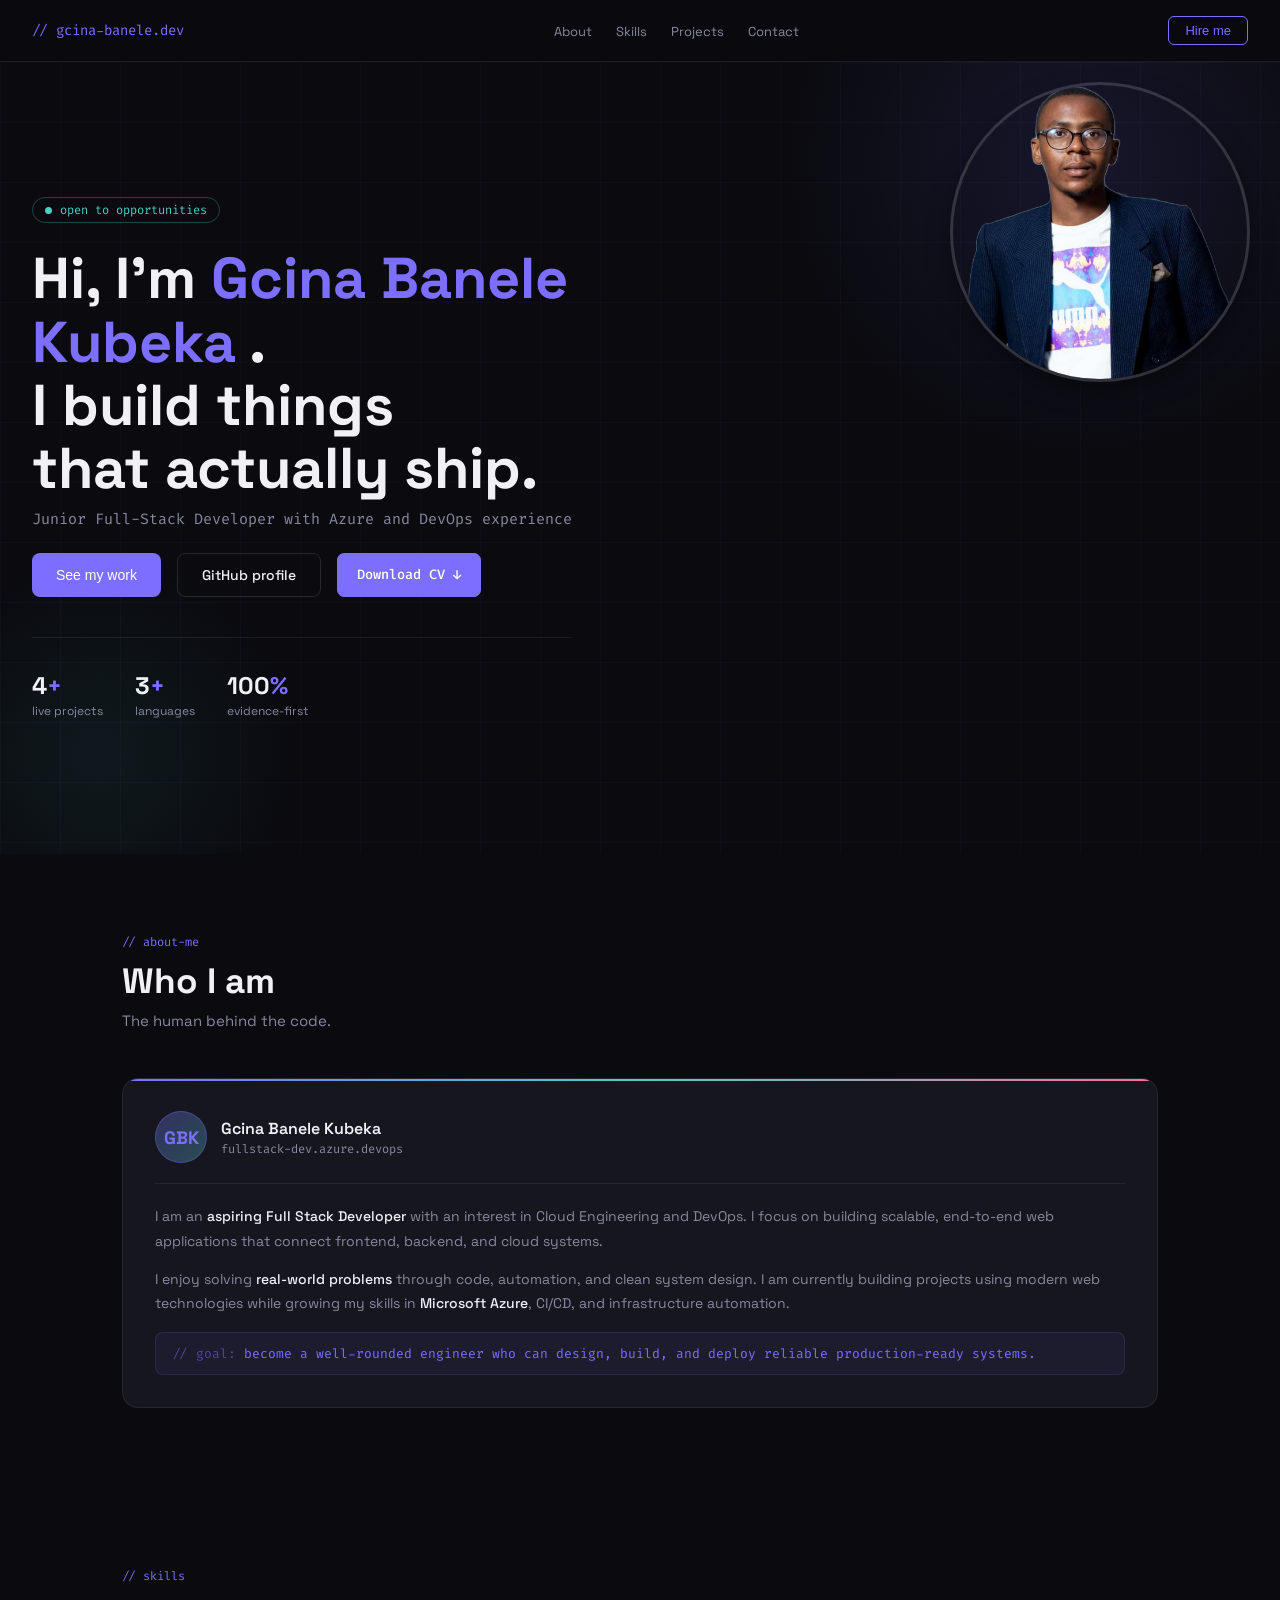
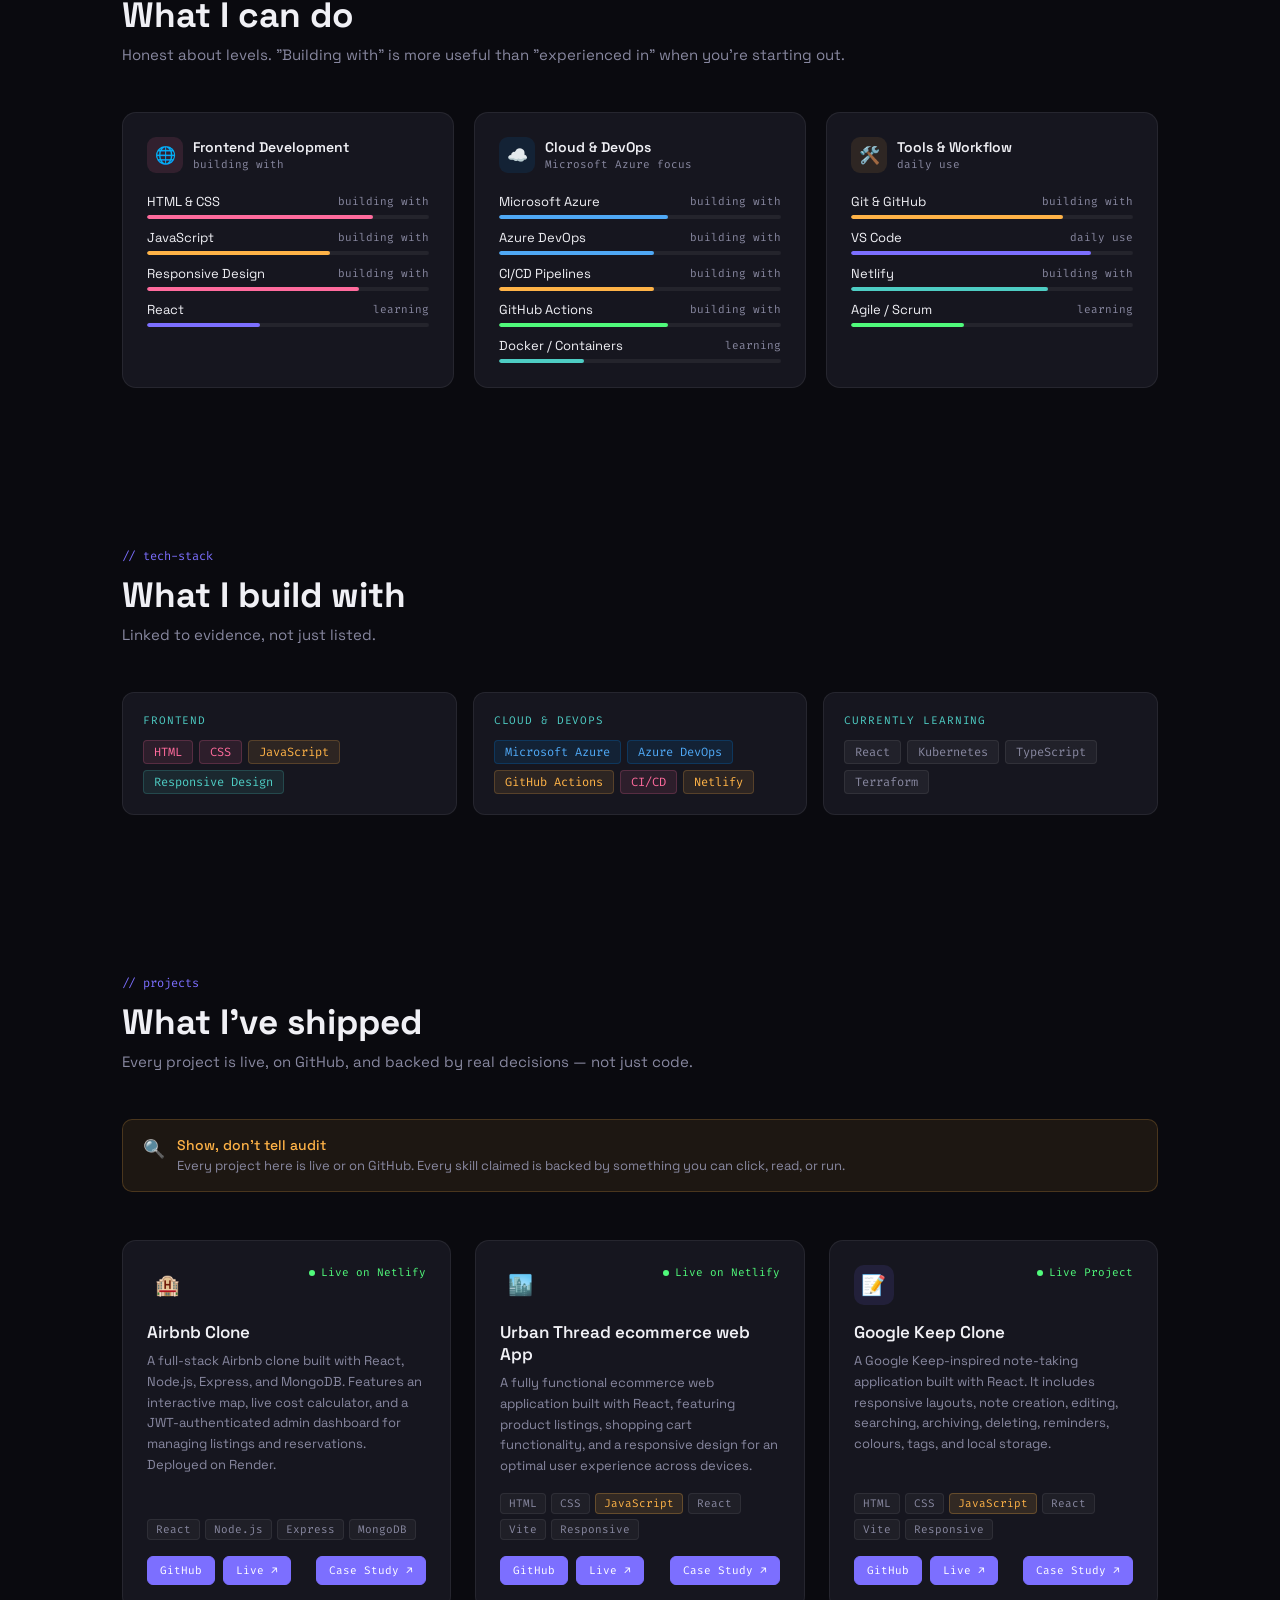
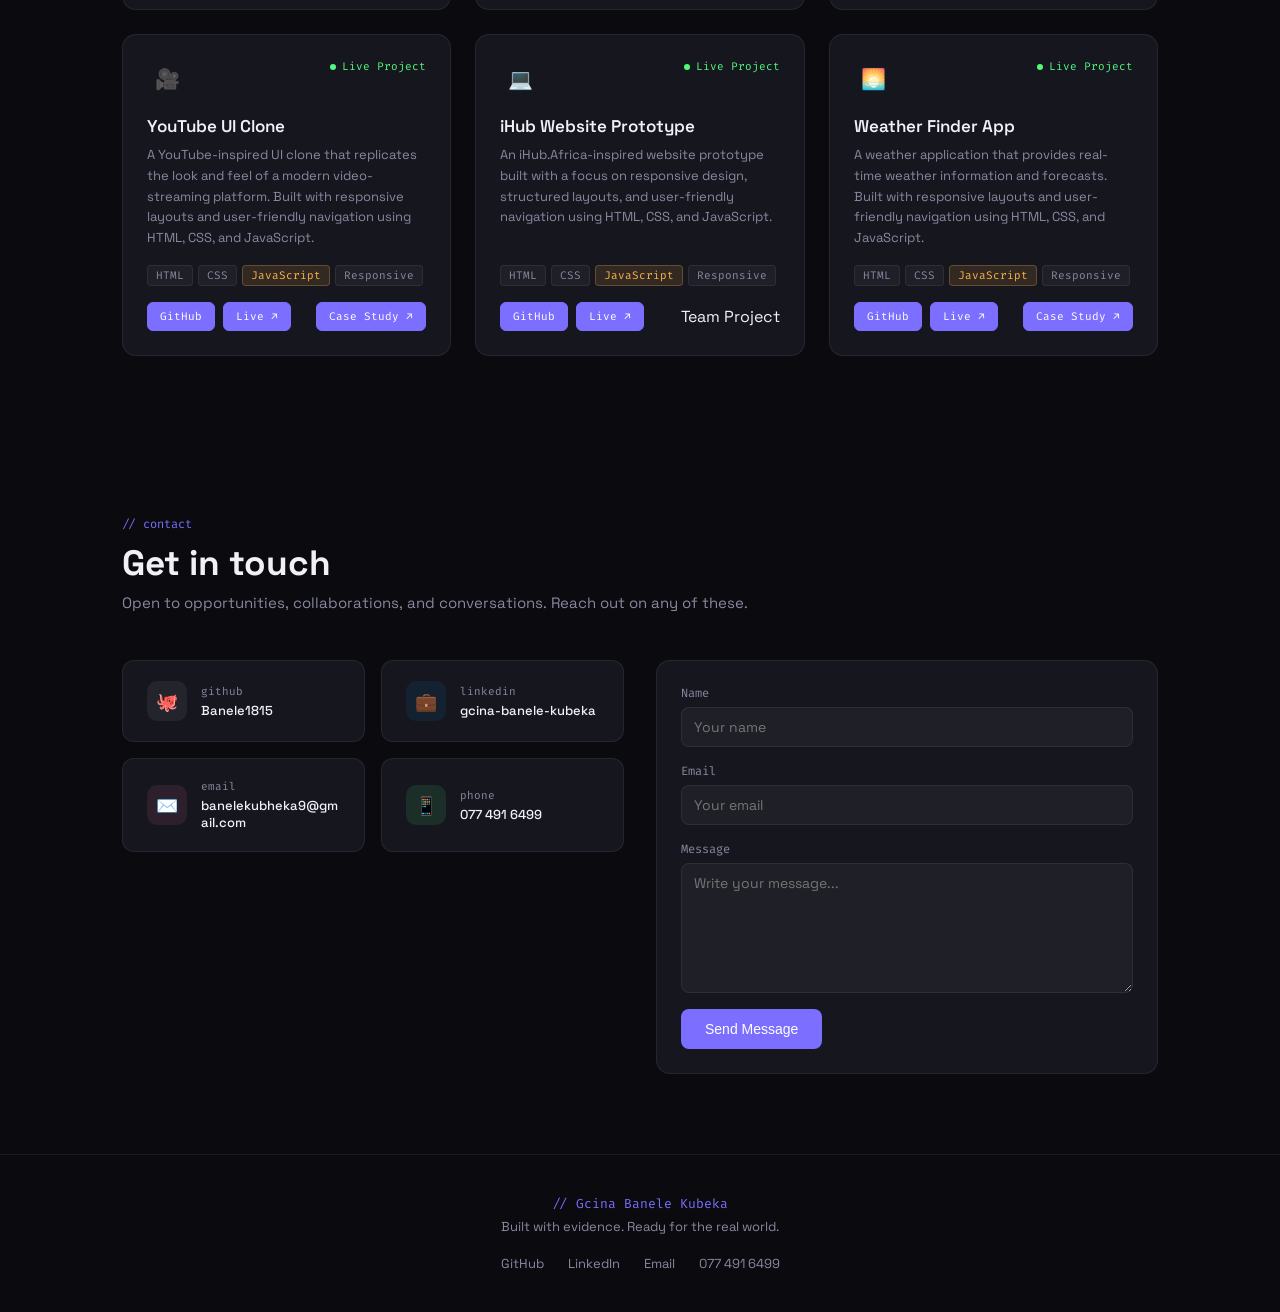
<file: index.html>
<!DOCTYPE html>
<html lang="en">
<head>
<meta charset="UTF-8">
<meta name="viewport" content="width=device-width, initial-scale=1.0">
<title>Gcina Banele Kubeka | Portfolio</title>
<link href="https://fonts.googleapis.com/css2?family=Space+Grotesk:wght@300;400;500;600;700&family=Fira+Code:wght@400;500&display=swap" rel="stylesheet">
<link rel="stylesheet" href="css/style.css">
</head>

<script src="https://cdn.emailjs.com/dist/email.min.js"></script>
<script>
  (function () {
    emailjs.init("JuEpC78YyZ6fuwxy2");
  })();
</script>
<body>

<nav>
  <span class="nav-logo">// gcina-banele.dev</span>
  
  <ul class="nav-links">
    <li><a onclick="scrollToSection('about')">About</a></li>
    <li><a onclick="scrollToSection('skills')">Skills</a></li>
    <li><a onclick="scrollToSection('projects')">Projects</a></li>
    <li><a onclick="scrollToSection('contact')">Contact</a></li>
  </ul>
  <button class="nav-cta" onclick="scrollToSection('contact')">Hire me</button>
</nav>

<!-- HERO --> 
 <div class="hero">
   <div class="hero-grid"></div>
    <div class="hero-glow"></div>
     <div class="hero-glow2"></div>
       <div class="logo">
    <img src="images/baneleprofile.png" alt="Logo">
  </div>
      <div class="hero-content">
         <div class="hero-badge">open to opportunities</div>
          <h1> Hi, I'm 
            <span class="name-accent">
               Gcina Banele<br>Kubeka
               </span>.<br>
                I build things<br>
                 that actually ship.
                 </h1>
                 
                 <div class="hero-role">
                   <span>Junior Full-Stack Developer with Azure and DevOps experience</span>
                       </div>
                       
                       <div class="hero-actions">
                         <button class="btn-primary" onclick="scrollToSection('projects')">
                           See my work
                           </button>
                           
                           <a class="btn-ghost"
                            href="https://github.com/Banele1815"
                             target="_blank">
                              GitHub profile 
                            </a>
                            <a
                              href="./images/Gcina_Banele_Kubeka_Resume-1 (1).pdf"
                              class="cv-download-btn"
                              download="Gcina_Banele_Kubeka_resume.pdf"
                              aria-label="Download Gcina Banele Kubeka's CV"
                            >
                              Download CV ↓
                            </a>
                           </div>
 <!-- PROFILE IMAGE -->
   <div class="hero-stats">
     <div class="stat-item">
       <div class="stat-num">4<span>+</span>
      </div>
   <div class="stat-label">live projects</div>
   </div>
    <div class="stat-item">
       <div class="stat-num">3<span>+</span></div>
        <div class="stat-label">languages</div>
       </div>
        <div class="stat-item">
           <div class="stat-num">100<span>%</span></div>
            <div class="stat-label">evidence-first</div>
          </div>
        </div>
      </div>
    </div>

<!-- ABOUT -->
<section id="about">
  <span class="section-tag">// about-me</span>
  <h2 class="section-title">Who I am</h2>
  <p class="section-sub">The human behind the code.</p>
  <div class="bio-section">
    <div class="bio-header">
      <div class="bio-avatar">GBK</div>
      <div>
        <div class="bio-name">Gcina Banele Kubeka</div>
        <div class="bio-title">fullstack-dev.azure.devops</div>
      </div>
    </div>
    <div class="bio-divider"></div>
    <p class="bio-para">I am an <strong>aspiring Full Stack Developer</strong> with an interest in Cloud Engineering and DevOps. I focus on building scalable, end-to-end web applications that connect frontend, backend, and cloud systems.</p>
    <p class="bio-para">I enjoy solving <strong>real-world problems</strong> through code, automation, and clean system design. I am currently building projects using modern web technologies while growing my skills in <strong>Microsoft Azure</strong>, CI/CD, and infrastructure automation.</p>
    <div class="bio-goal">become a well-rounded engineer who can design, build, and deploy reliable production-ready systems.</div>
  </div>
</section>

<!-- SKILLS -->
<section id="skills">
  <span class="section-tag">// skills</span>
  <h2 class="section-title">What I can do</h2>
  <p class="section-sub">Honest about levels. "Building with" is more useful than "experienced in" when you're starting out.</p>
  <div class="skills-grid">

    <div class="skill-group">
      <div class="skill-group-header">
        <div class="skill-group-icon icon-frontend">🌐</div>
        <div>
          <div class="skill-group-title">Frontend Development</div>
          <div class="skill-group-sub">building with</div>
        </div>
      </div>
      <ul class="skill-list">
        <li class="skill-item">
          <div class="skill-item-top"><span class="skill-name">HTML & CSS</span><span class="skill-level">building with</span></div>
          <div class="skill-bar"><div class="skill-fill fill-pink" style="width:80%"></div></div>
        </li>
        <li class="skill-item">
          <div class="skill-item-top"><span class="skill-name">JavaScript</span><span class="skill-level">building with</span></div>
          <div class="skill-bar"><div class="skill-fill fill-amber" style="width:65%"></div></div>
        </li>
        <li class="skill-item">
          <div class="skill-item-top"><span class="skill-name">Responsive Design</span><span class="skill-level">building with</span></div>
          <div class="skill-bar"><div class="skill-fill fill-pink" style="width:75%"></div></div>
        </li>
        <li class="skill-item">
          <div class="skill-item-top"><span class="skill-name">React</span><span class="skill-level">learning</span></div>
          <div class="skill-bar"><div class="skill-fill fill-purple" style="width:40%"></div></div>
        </li>
      </ul>
    </div>

    <div class="skill-group">
      <div class="skill-group-header">
        <div class="skill-group-icon icon-cloud">☁️</div>
        <div>
          <div class="skill-group-title">Cloud & DevOps</div>
          <div class="skill-group-sub">Microsoft Azure focus</div>
        </div>
      </div>
      <ul class="skill-list">
        <li class="skill-item">
          <div class="skill-item-top"><span class="skill-name">Microsoft Azure</span><span class="skill-level">building with</span></div>
          <div class="skill-bar"><div class="skill-fill fill-azure" style="width:60%"></div></div>
        </li>
        <li class="skill-item">
          <div class="skill-item-top"><span class="skill-name">Azure DevOps</span><span class="skill-level">building with</span></div>
          <div class="skill-bar"><div class="skill-fill fill-azure" style="width:55%"></div></div>
        </li>
        <li class="skill-item">
          <div class="skill-item-top"><span class="skill-name">CI/CD Pipelines</span><span class="skill-level">building with</span></div>
          <div class="skill-bar"><div class="skill-fill fill-amber" style="width:55%"></div></div>
        </li>
        <li class="skill-item">
          <div class="skill-item-top"><span class="skill-name">GitHub Actions</span><span class="skill-level">building with</span></div>
          <div class="skill-bar"><div class="skill-fill fill-green" style="width:60%"></div></div>
        </li>
        <li class="skill-item">
          <div class="skill-item-top"><span class="skill-name">Docker / Containers</span><span class="skill-level">learning</span></div>
          <div class="skill-bar"><div class="skill-fill fill-teal" style="width:30%"></div></div>
        </li>
      </ul>
    </div>

    <div class="skill-group">
      <div class="skill-group-header">
        <div class="skill-group-icon icon-tools">🛠️</div>
        <div>
          <div class="skill-group-title">Tools & Workflow</div>
          <div class="skill-group-sub">daily use</div>
        </div>
      </div>
      <ul class="skill-list">
        <li class="skill-item">
          <div class="skill-item-top"><span class="skill-name">Git & GitHub</span><span class="skill-level">building with</span></div>
          <div class="skill-bar"><div class="skill-fill fill-amber" style="width:75%"></div></div>
        </li>
        <li class="skill-item">
          <div class="skill-item-top"><span class="skill-name">VS Code</span><span class="skill-level">daily use</span></div>
          <div class="skill-bar"><div class="skill-fill fill-purple" style="width:85%"></div></div>
        </li>
        <li class="skill-item">
          <div class="skill-item-top"><span class="skill-name">Netlify</span><span class="skill-level">building with</span></div>
          <div class="skill-bar"><div class="skill-fill fill-teal" style="width:70%"></div></div>
        </li>
        <li class="skill-item">
          <div class="skill-item-top"><span class="skill-name">Agile / Scrum</span><span class="skill-level">learning</span></div>
          <div class="skill-bar"><div class="skill-fill fill-green" style="width:40%"></div></div>
        </li>
      </ul>
    </div>

  </div>
</section>

<!-- STACK -->
<section id="stack">
  <span class="section-tag">// tech-stack</span>
  <h2 class="section-title">What I build with</h2>
  <p class="section-sub">Linked to evidence, not just listed.</p>
  <div class="stack-grid">
    <div class="stack-card">
      <div class="stack-category">Frontend</div>
      <div class="stack-items">
        <span class="stack-tag tag-pink">HTML</span>
        <span class="stack-tag tag-pink">CSS</span>
        <span class="stack-tag tag-amber">JavaScript</span>
        <span class="stack-tag tag-teal">Responsive Design</span>
      </div>
    </div>

    <div class="stack-card">
      <div class="stack-category">Cloud & DevOps</div>
      <div class="stack-items">
        <span class="stack-tag tag-azure">Microsoft Azure</span>
        <span class="stack-tag tag-azure">Azure DevOps</span>
        <span class="stack-tag tag-amber">GitHub Actions</span>
        <span class="stack-tag tag-pink">CI/CD</span>
        <span class="stack-tag tag-amber">Netlify</span>
      </div>
    </div>
    <div class="stack-card">
      <div class="stack-category">Currently learning</div>
      <div class="stack-items">
        <span class="stack-tag tag-gray">React</span>
        <span class="stack-tag tag-gray">Kubernetes</span>
        <span class="stack-tag tag-gray">TypeScript</span>
        <span class="stack-tag tag-gray">Terraform</span>
      </div>
    </div>
  </div>
</section>
<!-- PROJECTS -->
<section id="projects">
  <span class="section-tag">// projects</span>
  <h2 class="section-title">What I've shipped</h2>

  <p class="section-sub">
    Every project is live, on GitHub, and backed by real decisions — not just
    code.
  </p>

  <div class="audit-banner">
    <span class="audit-icon">🔍</span>

    <div>
      <div class="audit-title">Show, don't tell audit</div>

      <div class="audit-text">
        Every project here is live or on GitHub. Every skill claimed is backed
        by something you can click, read, or run.
      </div>
    </div>
  </div>

  <div class="projects-grid">

    <!-- AIRBNB CLONE -->
    <div class="project-card card-purple">
      <div class="project-header">
        <div class="project-icon icon-airbnb">🏨</div>

        <div class="project-status">
          <span class="status-dot"></span>
          Live on Netlify
        </div>
      </div>

      <div class="project-title">
        Airbnb Clone
      </div>

      <div class="project-desc">
       A full-stack Airbnb clone built with React, Node.js, Express, and MongoDB. Features an interactive map, live cost calculator, and a JWT-authenticated admin dashboard for managing listings and reservations. Deployed on Render.
      </div>

      <div class="project-tags">
        <span class="project-tag">React</span>
        <span class="project-tag">Node.js</span>
        <span class="project-tag">Express</span>
        <span class="project-tag">MongoDB</span>
      </div>

      <div class="project-footer">
        <div class="project-links">
          <a
            href="https://github.com/Banele1815/Banele-Airbnb.git"
            class="project-link"
            target="_blank"
          >
            GitHub
          </a>

          <a
            href="https://banele-airbnb-frontend.onrender.com/"
            class="project-link"
            target="_blank"
          >
            Live ↗
          </a>
        </div>

        <a
          class="case-study-btn"
          href="case-studies/Airbnb.html"
        >
          Case Study ↗
        </a>
      </div>
    </div>

    <!-- Urban Thread -->
    <div class="project-card card-teal">
      <div class="project-header">
        <div class="project-icon icon-urban">🏙️</div>

        <div class="project-status">
          <span class="status-dot"></span>
          Live on Netlify
        </div>
      </div>

      <div class="project-title">
        Urban Thread ecommerce web App
      </div>

      <div class="project-desc">
        A fully functional ecommerce web application built with React, featuring product listings, shopping cart functionality, and a responsive design for an optimal user experience across devices.
      </div>

      <div class="project-tags">
        <span class="project-tag">HTML</span>
        <span class="project-tag">CSS</span>
        <span class="project-tag lang-js">JavaScript</span>
        <span class="project-tag">React</span>
        <span class="project-tag">Vite</span>
        <span class="project-tag">Responsive</span>
      </div>

      <div class="project-footer">
        <div class="project-links">
          <a
            href="https://github.com/Banele1815/urban-threads-store.git"
            class="project-link"
            target="_blank"
          >
            GitHub
          </a>

          <a
            href="https://urban-threads-baneles-project.netlify.app/"
            class="project-link"
            target="_blank"
          >
            Live ↗
          </a>
        </div>

        <a
          class="case-study-btn"
          href="case-studies/urban-threads.html"
        >
          Case Study ↗
        </a>
      </div>
    </div>

    <!-- GOOGLE KEEP -->
    <div class="project-card card-purple">
      <div class="project-header">
        <div class="project-icon icon-keep">📝</div>

        <div class="project-status">
          <span class="status-dot"></span>
          Live Project
        </div>
      </div>

      <div class="project-title">
        Google Keep Clone
      </div>

      <div class="project-desc">
        A Google Keep-inspired note-taking application built with React. It
        includes responsive layouts, note creation, editing, searching,
        archiving, deleting, reminders, colours, tags, and local storage.
      </div>

      <div class="project-tags">
        <span class="project-tag">HTML</span>
        <span class="project-tag">CSS</span>
        <span class="project-tag lang-js">JavaScript</span>
        <span class="project-tag">React</span>
        <span class="project-tag">Vite</span>
        <span class="project-tag">Responsive</span>
      </div>

      <div class="project-footer">
        <div class="project-links">
          <a
            href="https://github.com/Banele1815/Banele-Google-Keep.git"
            class="project-link"
            target="_blank"
          >
            GitHub
          </a>

          <a
            href="https://banele-google-keep-react.netlify.app/"
            class="project-link"
            target="_blank"
          >
            Live ↗
          </a>
        </div>

        <a
          class="case-study-btn"
          href="case-studies/google-keep.html"
        >
          Case Study ↗
        </a>
      </div>
    </div>

    <!-- YOUTUBE -->
    <div class="project-card card-red">
      <div class="project-header">
        <div class="project-icon icon-youtube">🎥</div>

        <div class="project-status">
          <span class="status-dot"></span>
          Live Project
        </div>
      </div>

      <div class="project-title">
        YouTube UI Clone
      </div>

      <div class="project-desc">
        A YouTube-inspired UI clone that replicates the look and feel of a
        modern video-streaming platform. Built with responsive layouts and
        user-friendly navigation using HTML, CSS, and JavaScript.
      </div>

      <div class="project-tags">
        <span class="project-tag">HTML</span>
        <span class="project-tag">CSS</span>
        <span class="project-tag lang-js">JavaScript</span>
        <span class="project-tag">Responsive</span>
      </div>

      <div class="project-footer">
        <div class="project-links">
          <a
            href="https://github.com/Banele1815/Banele-Youtube.git"
            class="project-link"
            target="_blank"
          >
            GitHub
          </a>

          <a
            href="https://banele-yt.netlify.app/"
            class="project-link"
            target="_blank"
          >
            Live ↗
          </a>
        </div>

        <a
          class="case-study-btn"
          href="case-studies/YouTube-clone.html"
        >
          Case Study ↗
        </a>
      </div>
    </div>

    <!-- IHUB -->
    <div class="project-card card-teal">
      <div class="project-header">
        <div class="project-icon icon-ihub">💻</div>

        <div class="project-status">
          <span class="status-dot"></span>
          Live Project
        </div>
      </div>

      <div class="project-title">
        iHub Website Prototype
      </div>

      <div class="project-desc">
        An iHub.Africa-inspired website prototype built with a focus on
        responsive design, structured layouts, and user-friendly navigation
        using HTML, CSS, and JavaScript.
      </div>

      <div class="project-tags">
        <span class="project-tag">HTML</span>
        <span class="project-tag">CSS</span>
        <span class="project-tag lang-js">JavaScript</span>
        <span class="project-tag">Responsive</span>
      </div>

      <div class="project-footer">
        <div class="project-links">
          <a
            href="https://github.com/KMukendi10/Client-Website-Prototype-iHub.git"
            class="project-link"
            target="_blank"
          >
            GitHub
          </a>

          <a
            href="https://kmukendi10.github.io/Client-Website-Prototype-iHub/"
            class="project-link"
            target="_blank"
          >
            Live ↗
          </a>
        </div>

        <span class="project-note">Team Project</span>
      </div>
    </div>
  <!-- WEATHER FINDER -->
    <div class="project-card card-red">
      <div class="project-header">
        <div class="project-icon icon-weather">🌅</div>

        <div class="project-status">
          <span class="status-dot"></span>
          Live Project
        </div>
      </div>

      <div class="project-title">
        Weather Finder App
      </div>

      <div class="project-desc">
        A weather application that provides real-time weather information and forecasts. Built with responsive layouts and user-friendly navigation using HTML, CSS, and JavaScript.
      </div>

      <div class="project-tags">
        <span class="project-tag">HTML</span>
        <span class="project-tag">CSS</span>
        <span class="project-tag lang-js">JavaScript</span>
        <span class="project-tag">Responsive</span>
      </div>

      <div class="project-footer">
        <div class="project-links">
          <a
            href="https://github.com/Banele1815/weather-finder.git"
            class="project-link"
            target="_blank"
          >
            GitHub
          </a>

          <a
            href="https://banelegcina-weather-app.netlify.app/"
            class="project-link"
            target="_blank"
          >
            Live ↗
          </a>
        </div>

        <a
          class="case-study-btn"
          href="case-studies/weather-finder.html"
        >
          Case Study ↗
        </a>
      </div>
    </div>
    </div>
</section>

<!-- CONTACT -->
<section id="contact">
  <span class="section-tag">// contact</span>
  <h2 class="section-title">Get in touch</h2>
  <p class="section-sub">Open to opportunities, collaborations, and conversations. Reach out on any of these.</p>

  <div class="contact-wrapper">

    <!--contact cards -->
    <div class="contact-grid">
      <a class="contact-card" href="https://github.com/Banele1815" target="_blank">
        <div class="contact-icon icon-github">🐙</div>
        <div>
          <div class="contact-label">github</div>
          <div class="contact-value">Banele1815</div>
        </div>
      </a>

      <a class="contact-card" href="https://www.linkedin.com/in/gcina-banele-kubeka" target="_blank">
        <div class="contact-icon icon-linkedin">💼</div>
        <div>
          <div class="contact-label">linkedin</div>
          <div class="contact-value">gcina-banele-kubeka</div>
        </div>
      </a>

      <a class="contact-card" href="mailto:banelekubheka9@gmail.com">
        <div class="contact-icon icon-email">✉️</div>
        <div>
          <div class="contact-label">email</div>
          <div class="contact-value">banelekubheka9@gmail.com</div>
        </div>
      </a>

      <a class="contact-card" href="tel:+27774916499">
        <div class="contact-icon icon-phone">📱</div>
        <div>
          <div class="contact-label">phone</div>
          <div class="contact-value">077 491 6499</div>
        </div>
      </a>
    </div>

    <!--contact form -->
    <form class="contact-form" id="contact-form">

  <div class="form-group">
    <label>Name</label>
    <input type="text" name="name" placeholder="Your name" required>
  </div>

  <div class="form-group">
    <label>Email</label>
    <input type="email" name="email" placeholder="Your email" required>
  </div>

  <div class="form-group">
    <label>Message</label>
    <textarea name="message" rows="6" placeholder="Write your message..." required></textarea>
  </div>

  <button type="submit" class="btn-primary">Send Message</button>
</form>

  </div>
</section>

<footer>
  <div class="footer-name">// Gcina Banele Kubeka</div>
  <div class="footer-tagline">Built with evidence. Ready for the real world.</div>
  <div class="footer-links">
    <a href="https://github.com/Banele1815" target="_blank">GitHub</a>
    <a href="https://www.linkedin.com/in/gcina-banele-kubeka" target="_blank">LinkedIn</a>
    <a href="mailto:banelekubheka9@gmail.com">Email</a>
    <a href="tel:+27774916499">077 491 6499</a>
  </div>
</footer>

<script src="script.js"></script>
</body>
</html>
</file>
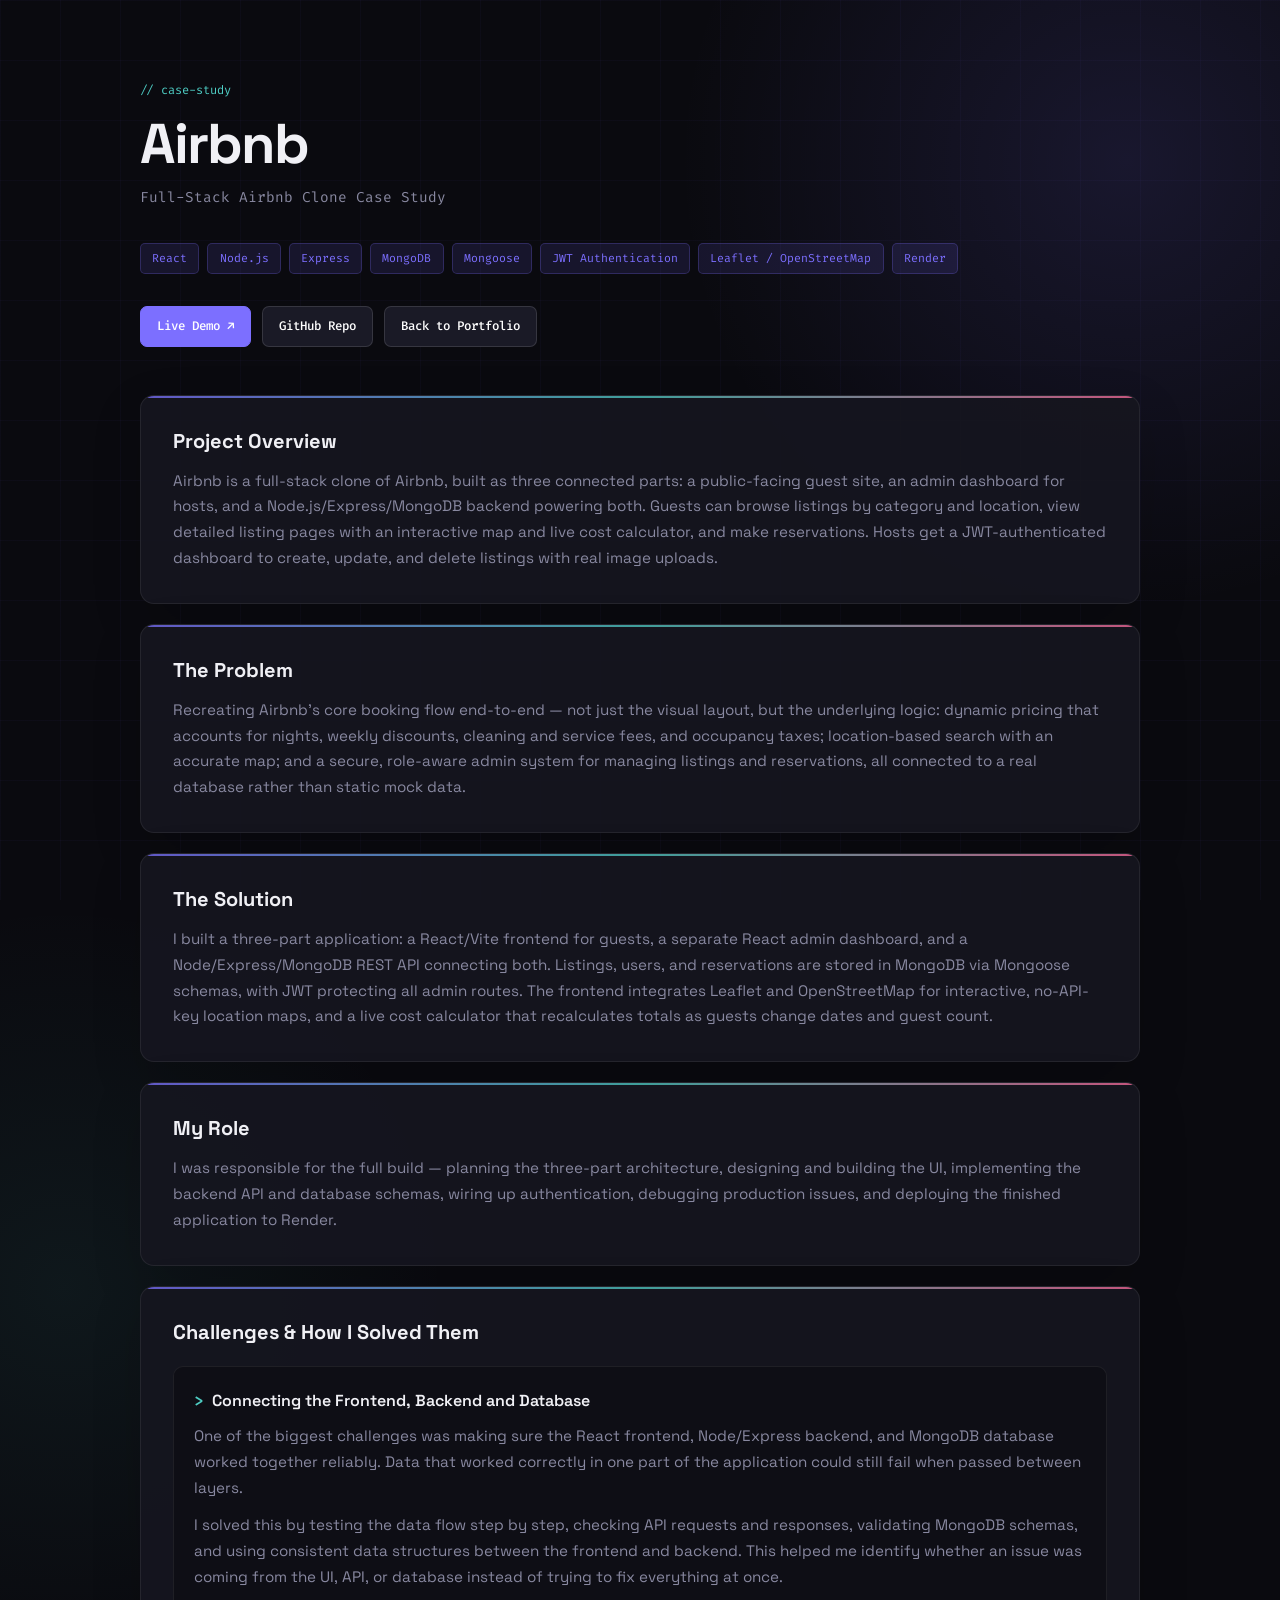
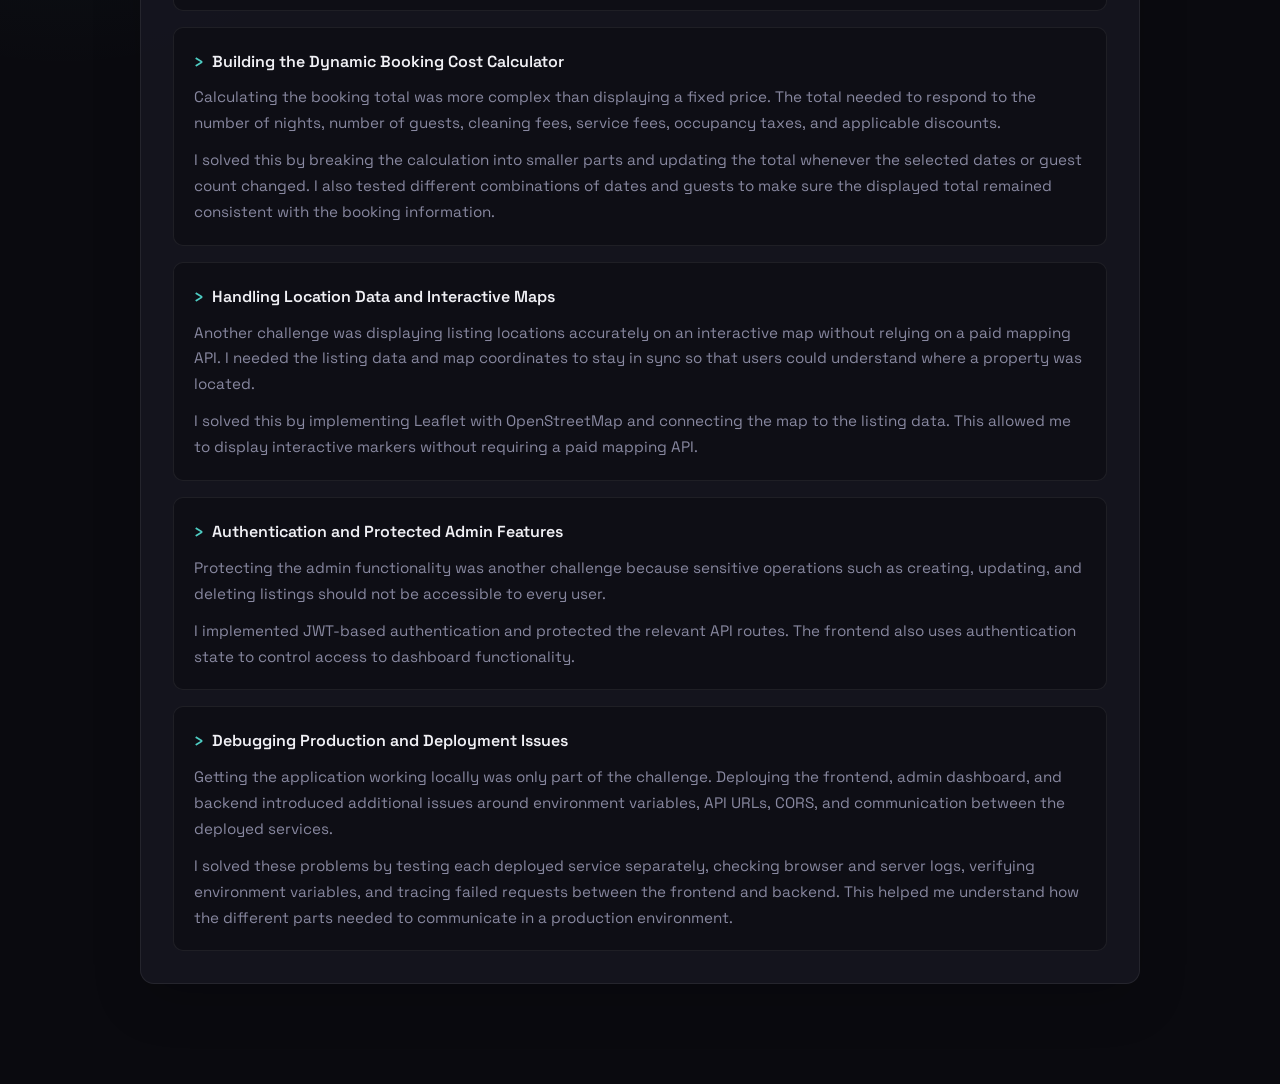
<file: case-studies/Airbnb.html>
<!DOCTYPE html>
<html lang="en">
<head>
  <meta charset="UTF-8">
  <meta name="viewport" content="width=device-width, initial-scale=1.0">

  <title>Airbnb Case Study</title>

  <link rel="stylesheet" href="../css/Airbnb.css">
</head>

<body>

  <div class="wrap">

    <div class="eyebrow">// case-study</div>

    <h1>Airbnb</h1>

    <div class="subtitle">
      Full-Stack Airbnb Clone Case Study
    </div>

    <div class="pills">
      <span class="pill">React</span>
      <span class="pill">Node.js</span>
      <span class="pill">Express</span>
      <span class="pill">MongoDB</span>
      <span class="pill">Mongoose</span>
      <span class="pill">JWT Authentication</span>
      <span class="pill">Leaflet / OpenStreetMap</span>
      <span class="pill">Render</span>
    </div>

    <div class="links">
      <a
        class="primary"
        href="https://banele-airbnb-frontend.onrender.com/"
        target="_blank"
        rel="noopener"
      >
        Live Demo ↗
      </a>

      <a
        href="https://github.com/Banele1815/Banele-Airbnb.git"
        target="_blank"
        rel="noopener"
      >
        GitHub Repo
      </a>

      <a href="../index.html#projects">
        Back to Portfolio
      </a>
    </div>


    <!-- PROJECT OVERVIEW -->

    <section>
      <h2>Project Overview</h2>

      <p>
        Airbnb is a full-stack clone of Airbnb, built as three connected
        parts: a public-facing guest site, an admin dashboard for hosts, and a
        Node.js/Express/MongoDB backend powering both. Guests can browse listings
        by category and location, view detailed listing pages with an interactive
        map and live cost calculator, and make reservations. Hosts get a
        JWT-authenticated dashboard to create, update, and delete listings with
        real image uploads.
      </p>
    </section>


    <!-- THE PROBLEM -->

    <section>
      <h2>The Problem</h2>

      <p>
        Recreating Airbnb's core booking flow end-to-end &mdash; not just the
        visual layout, but the underlying logic: dynamic pricing that accounts
        for nights, weekly discounts, cleaning and service fees, and occupancy
        taxes; location-based search with an accurate map; and a secure,
        role-aware admin system for managing listings and reservations, all
        connected to a real database rather than static mock data.
      </p>
    </section>


    <!-- THE SOLUTION -->

    <section>
      <h2>The Solution</h2>

      <p>
        I built a three-part application: a React/Vite frontend for guests, a
        separate React admin dashboard, and a Node/Express/MongoDB REST API
        connecting both. Listings, users, and reservations are stored in
        MongoDB via Mongoose schemas, with JWT protecting all admin routes. The
        frontend integrates Leaflet and OpenStreetMap for interactive,
        no-API-key location maps, and a live cost calculator that recalculates
        totals as guests change dates and guest count.
      </p>
    </section>


    <!-- MY ROLE -->

    <section>
      <h2>My Role</h2>

      <p>
        I was responsible for the full build &mdash; planning the three-part
        architecture, designing and building the UI, implementing the backend
        API and database schemas, wiring up authentication, debugging
        production issues, and deploying the finished application to Render.
      </p>
    </section>


    <!-- CHALLENGES -->
<!-- CHALLENGES -->

<section class="challenges-section">
  <h2>Challenges &amp; How I Solved Them</h2>

  <div class="challenge">
    <h3>Connecting the Frontend, Backend and Database</h3>
    <p>
      One of the biggest challenges was making sure the React frontend,
      Node/Express backend, and MongoDB database worked together reliably.
      Data that worked correctly in one part of the application could still
      fail when passed between layers.
    </p>
    <p>
      I solved this by testing the data flow step by step, checking API
      requests and responses, validating MongoDB schemas, and using consistent
      data structures between the frontend and backend. This helped me identify
      whether an issue was coming from the UI, API, or database instead of
      trying to fix everything at once.
    </p>
  </div>

  <div class="challenge">
    <h3>Building the Dynamic Booking Cost Calculator</h3>
    <p>
      Calculating the booking total was more complex than displaying a fixed
      price. The total needed to respond to the number of nights, number of
      guests, cleaning fees, service fees, occupancy taxes, and applicable
      discounts.
    </p>
    <p>
      I solved this by breaking the calculation into smaller parts and updating
      the total whenever the selected dates or guest count changed. I also
      tested different combinations of dates and guests to make sure the
      displayed total remained consistent with the booking information.
    </p>
  </div>

  <div class="challenge">
    <h3>Handling Location Data and Interactive Maps</h3>
    <p>
      Another challenge was displaying listing locations accurately on an
      interactive map without relying on a paid mapping API. I needed the
      listing data and map coordinates to stay in sync so that users could
      understand where a property was located.
    </p>
    <p>
      I solved this by implementing Leaflet with OpenStreetMap and connecting
      the map to the listing data. This allowed me to display interactive
      markers without requiring a paid mapping API.
    </p>
  </div>

  <div class="challenge">
    <h3>Authentication and Protected Admin Features</h3>
    <p>
      Protecting the admin functionality was another challenge because
      sensitive operations such as creating, updating, and deleting listings
      should not be accessible to every user.
    </p>
    <p>
      I implemented JWT-based authentication and protected the relevant API
      routes. The frontend also uses authentication state to control access
      to dashboard functionality.
    </p>
  </div>

  <div class="challenge">
    <h3>Debugging Production and Deployment Issues</h3>
    <p>
      Getting the application working locally was only part of the challenge.
      Deploying the frontend, admin dashboard, and backend introduced
      additional issues around environment variables, API URLs, CORS, and
      communication between the deployed services.
    </p>
    <p>
      I solved these problems by testing each deployed service separately,
      checking browser and server logs, verifying environment variables, and
      tracing failed requests between the frontend and backend. This helped
      me understand how the different parts needed to communicate in a
      production environment.
    </p>
  </div>
</section>
</file>
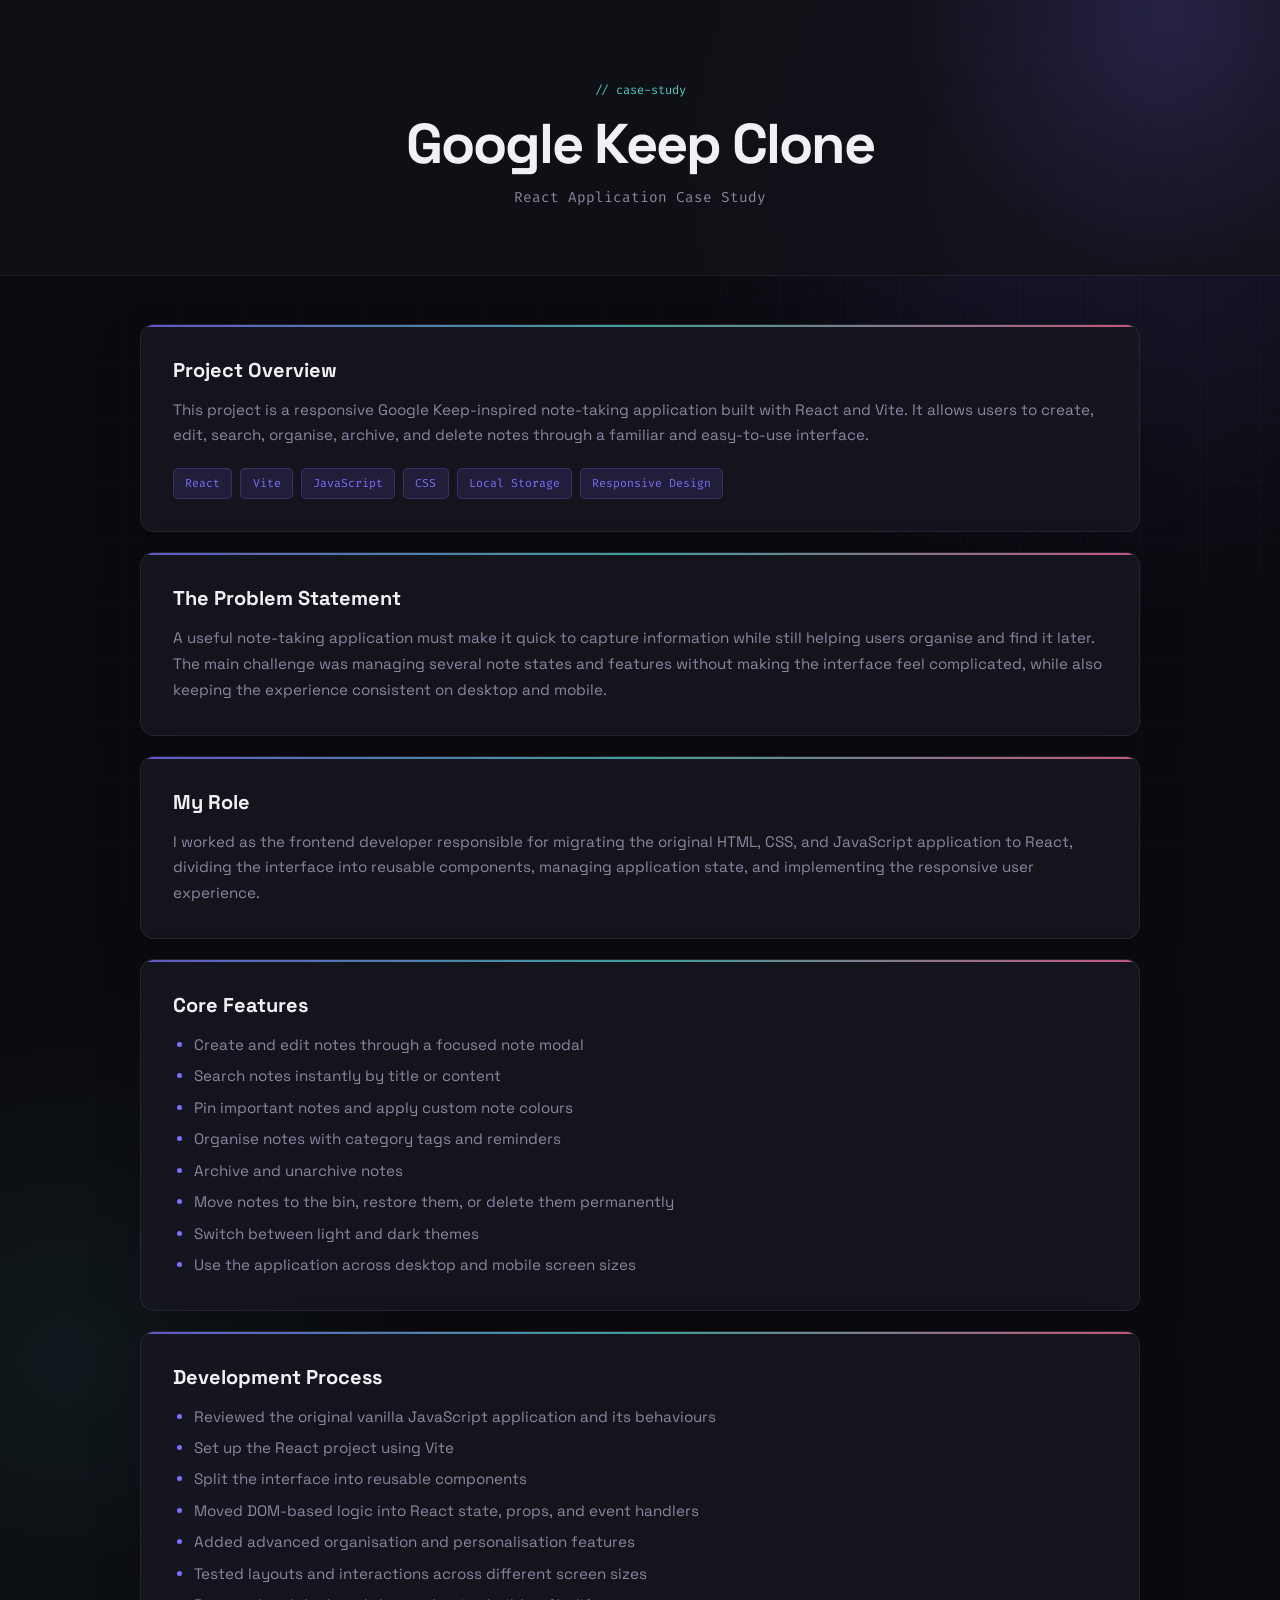
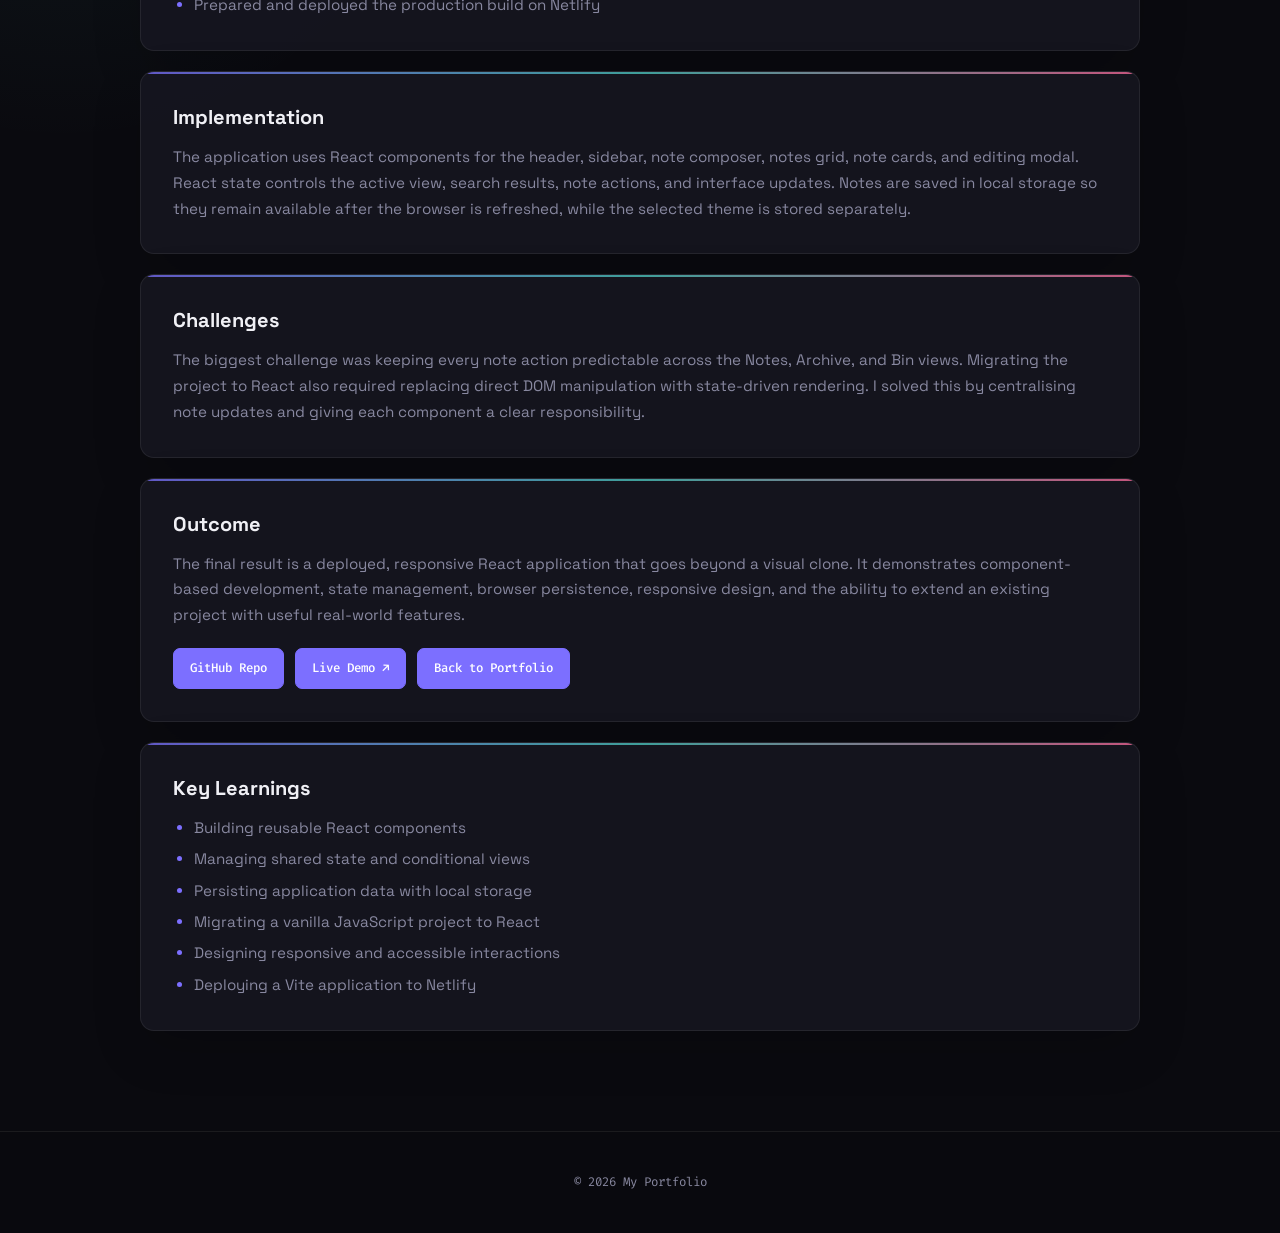
<file: case-studies/google-keep.html>
<!DOCTYPE html>
<html lang="en">
<head>
  <meta charset="UTF-8" />
  <meta name="viewport" content="width=device-width, initial-scale=1.0" />
  <title>Google Keep Clone Case Study</title>
  <link rel="stylesheet" href="../css/google-keep.css" />
</head>

<body>

<header class="hero">
  <h1>Google Keep Clone</h1>
  <p>React Application Case Study</p>
</header>

<main class="container">

  <section class="card">
    <h2>Project Overview</h2>
    <p>
      This project is a responsive Google Keep-inspired note-taking application
      built with React and Vite. It allows users to create, edit, search, organise,
      archive, and delete notes through a familiar and easy-to-use interface.
    </p>

    <div class="tags">
      <span>React</span>
      <span>Vite</span>
      <span>JavaScript</span>
      <span>CSS</span>
      <span>Local Storage</span>
      <span>Responsive Design</span>
    </div>
  </section>

  <section class="card">
    <h2>The Problem Statement</h2>
    <p>
      A useful note-taking application must make it quick to capture information
      while still helping users organise and find it later. The main challenge was
      managing several note states and features without making the interface feel
      complicated, while also keeping the experience consistent on desktop and mobile.
    </p>
  </section>

  <section class="card">
    <h2>My Role</h2>
    <p>
      I worked as the frontend developer responsible for migrating the original
      HTML, CSS, and JavaScript application to React, dividing the interface into
      reusable components, managing application state, and implementing the
      responsive user experience.
    </p>
  </section>

  <section class="card">
    <h2>Core Features</h2>
    <ul>
      <li>Create and edit notes through a focused note modal</li>
      <li>Search notes instantly by title or content</li>
      <li>Pin important notes and apply custom note colours</li>
      <li>Organise notes with category tags and reminders</li>
      <li>Archive and unarchive notes</li>
      <li>Move notes to the bin, restore them, or delete them permanently</li>
      <li>Switch between light and dark themes</li>
      <li>Use the application across desktop and mobile screen sizes</li>
    </ul>
  </section>

  <section class="card">
    <h2>Development Process</h2>
    <ul>
      <li>Reviewed the original vanilla JavaScript application and its behaviours</li>
      <li>Set up the React project using Vite</li>
      <li>Split the interface into reusable components</li>
      <li>Moved DOM-based logic into React state, props, and event handlers</li>
      <li>Added advanced organisation and personalisation features</li>
      <li>Tested layouts and interactions across different screen sizes</li>
      <li>Prepared and deployed the production build on Netlify</li>
    </ul>
  </section>

  <section class="card">
    <h2>Implementation</h2>
    <p>
      The application uses React components for the header, sidebar, note composer,
      notes grid, note cards, and editing modal. React state controls the active view,
      search results, note actions, and interface updates. Notes are saved in local
      storage so they remain available after the browser is refreshed, while the
      selected theme is stored separately.
    </p>
  </section>

  <section class="card">
    <h2>Challenges</h2>
    <p>
      The biggest challenge was keeping every note action predictable across the
      Notes, Archive, and Bin views. Migrating the project to React also required
      replacing direct DOM manipulation with state-driven rendering. I solved this
      by centralising note updates and giving each component a clear responsibility.
    </p>
  </section>

  <section class="card">
    <h2>Outcome</h2>
    <p>
      The final result is a deployed, responsive React application that goes beyond
      a visual clone. It demonstrates component-based development, state management,
      browser persistence, responsive design, and the ability to extend an existing
      project with useful real-world features.
    </p>

    <div class="links">
      <a href="https://github.com/Banele1815/Banele-Google-Keep.git" target="_blank" rel="noopener noreferrer">GitHub Repo</a>
      <a href="https://banele-google-keep-react.netlify.app/" target="_blank" rel="noopener noreferrer">Live Demo ↗</a>
      <a class="secondary-link" href="../index.html#projects">Back to Portfolio</a>
     
    </div>
  </section>

  <section class="card">
    <h2>Key Learnings</h2>
    <ul>
      <li>Building reusable React components</li>
      <li>Managing shared state and conditional views</li>
      <li>Persisting application data with local storage</li>
      <li>Migrating a vanilla JavaScript project to React</li>
      <li>Designing responsive and accessible interactions</li>
      <li>Deploying a Vite application to Netlify</li>
    </ul>
  </section>

</main>

<footer class="footer">
  © 2026 My Portfolio
</footer>

</body>
</html>
</file>
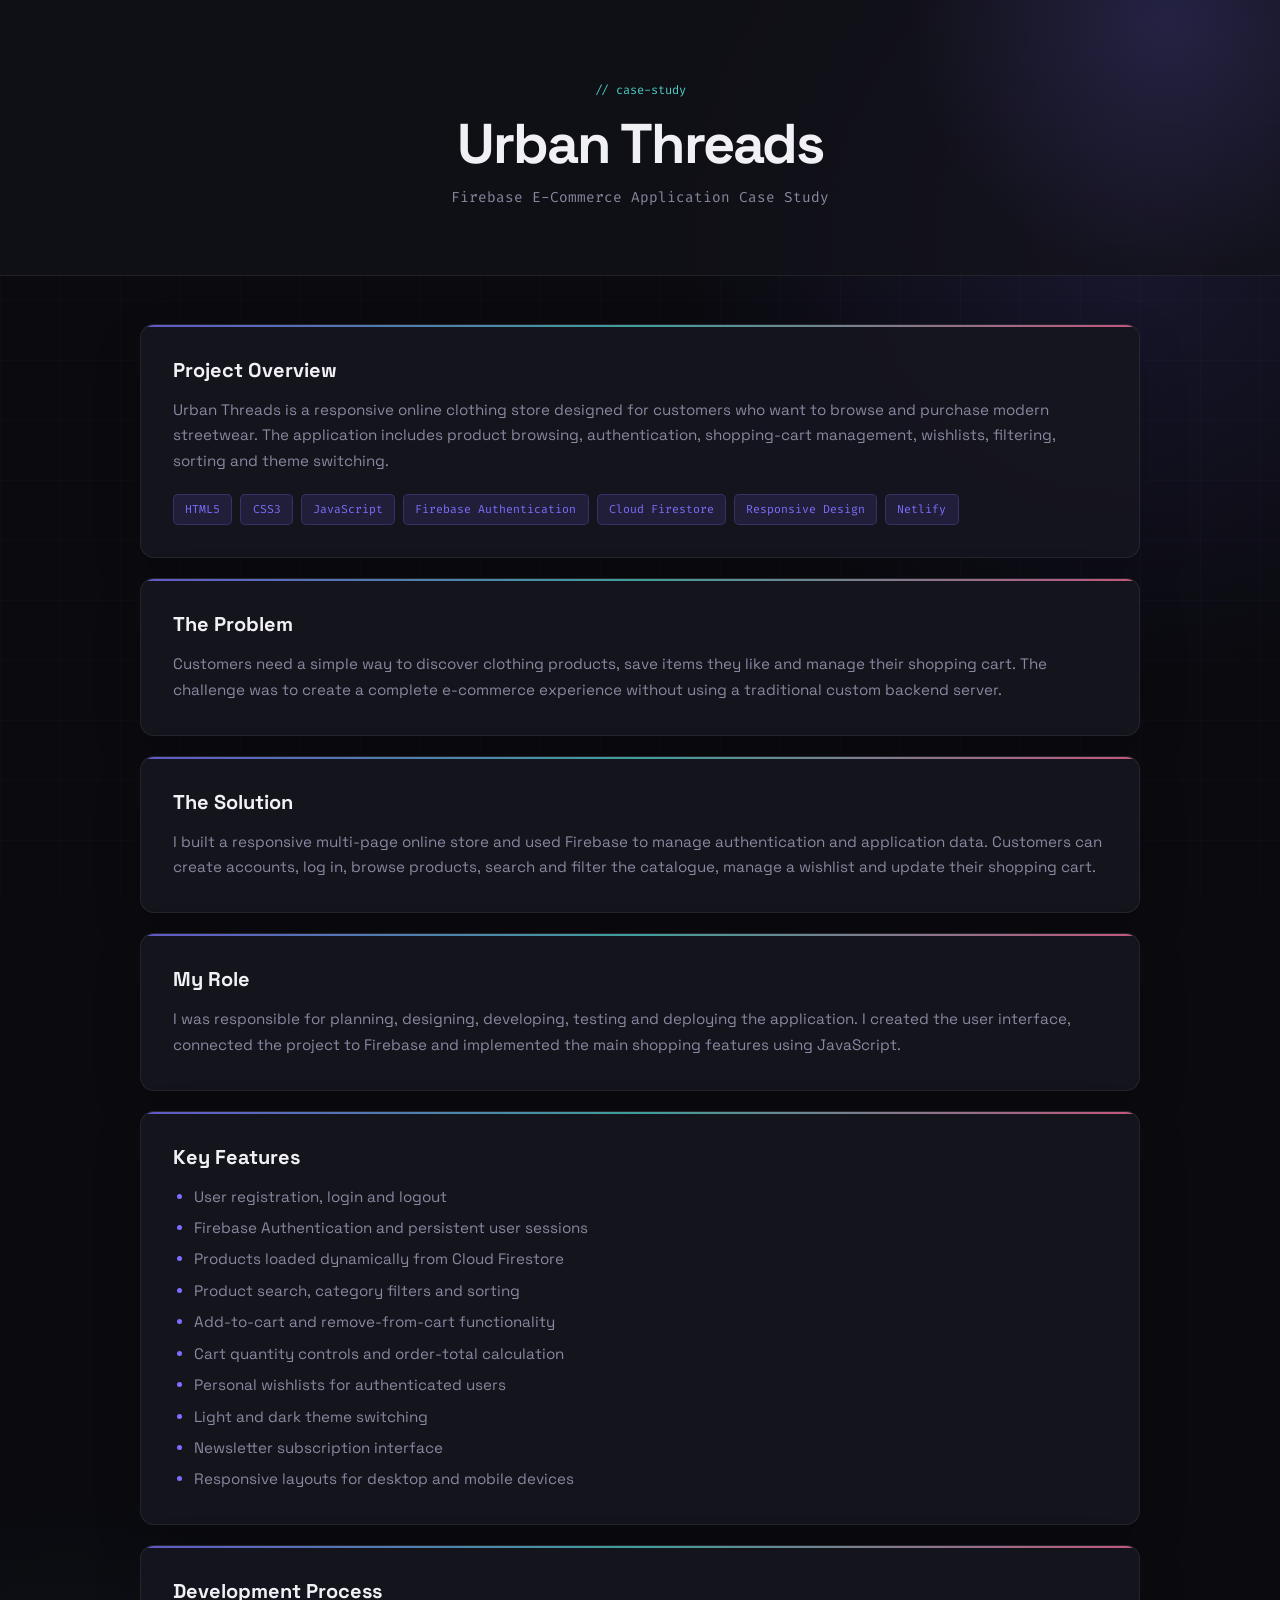
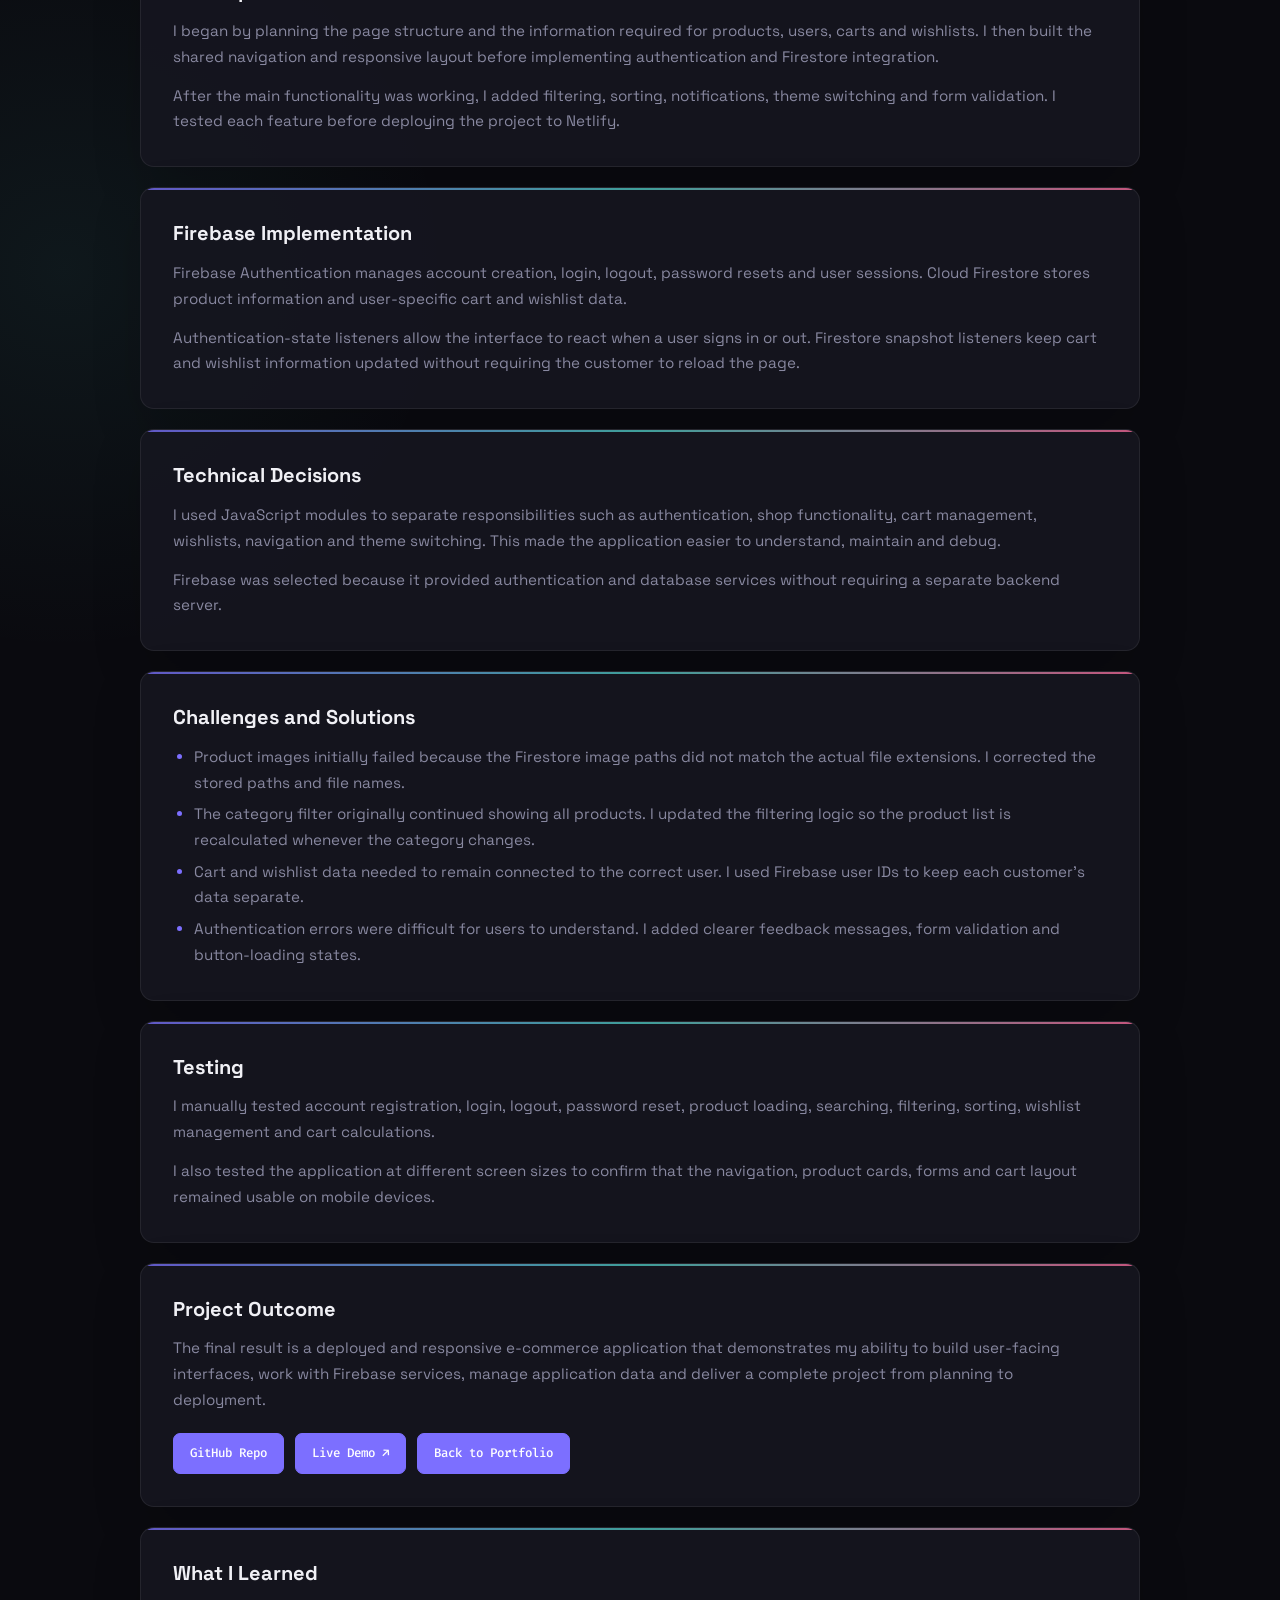
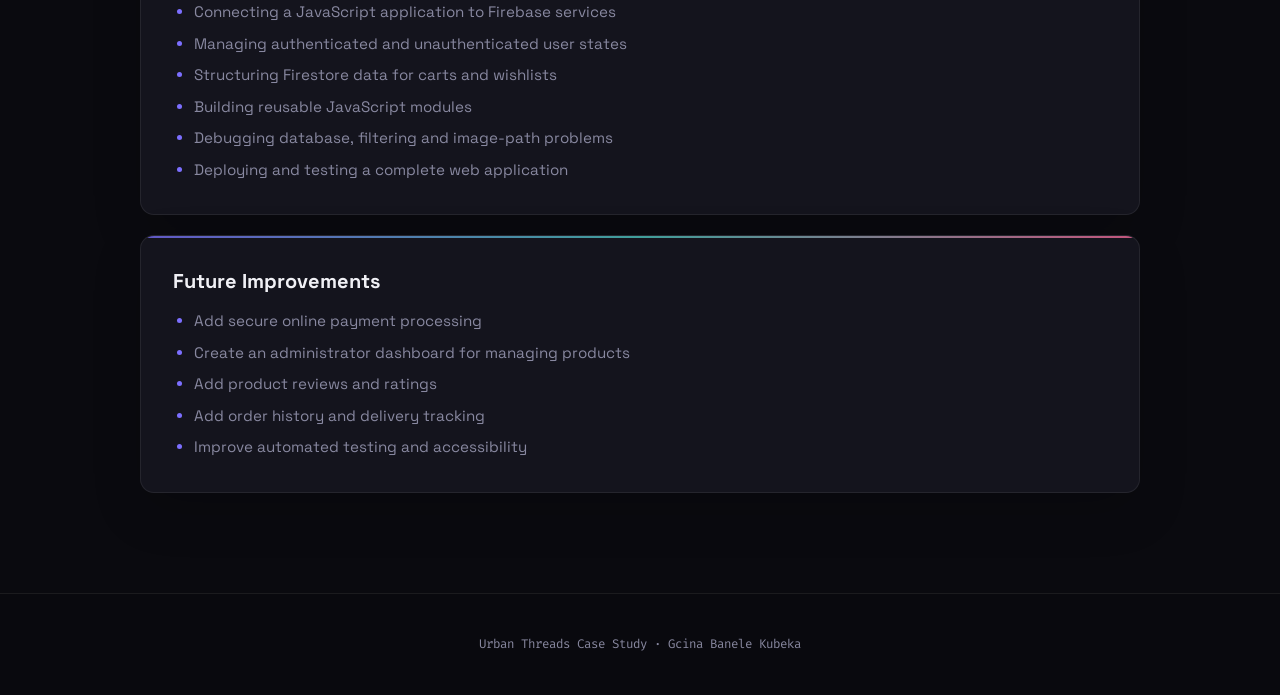
<file: case-studies/urban-threads.html>
<!DOCTYPE html>
<html lang="en">
<head>
  <meta charset="UTF-8" />
  <meta name="viewport" content="width=device-width, initial-scale=1.0" />

  <meta
    name="description"
    content="A case study of Urban Threads, an online clothing store built with JavaScript and Firebase."
  />

  <title>Urban Threads Case Study</title>

  <link rel="stylesheet" href="../css/urban-threads.css" />
</head>

<body>

<header class="hero">
  <h1>Urban Threads</h1>
  <p>Firebase E-Commerce Application Case Study</p>
</header>

<main class="container">

  <section class="card">
    <h2>Project Overview</h2>

    <p>
      Urban Threads is a responsive online clothing store designed for customers
      who want to browse and purchase modern streetwear. The application includes
      product browsing, authentication, shopping-cart management, wishlists,
      filtering, sorting and theme switching.
    </p>

    <div class="tags">
      <span>HTML5</span>
      <span>CSS3</span>
      <span>JavaScript</span>
      <span>Firebase Authentication</span>
      <span>Cloud Firestore</span>
      <span>Responsive Design</span>
      <span>Netlify</span>
    </div>
  </section>

  <section class="card">
    <h2>The Problem</h2>

    <p>
      Customers need a simple way to discover clothing products, save items they
      like and manage their shopping cart. The challenge was to create a complete
      e-commerce experience without using a traditional custom backend server.
    </p>
  </section>

  <section class="card">
    <h2>The Solution</h2>

    <p>
      I built a responsive multi-page online store and used Firebase to manage
      authentication and application data. Customers can create accounts, log
      in, browse products, search and filter the catalogue, manage a wishlist and
      update their shopping cart.
    </p>
  </section>

  <section class="card">
    <h2>My Role</h2>

    <p>
      I was responsible for planning, designing, developing, testing and
      deploying the application. I created the user interface, connected the
      project to Firebase and implemented the main shopping features using
      JavaScript.
    </p>
  </section>

  <section class="card">
    <h2>Key Features</h2>

    <ul>
      <li>User registration, login and logout</li>
      <li>Firebase Authentication and persistent user sessions</li>
      <li>Products loaded dynamically from Cloud Firestore</li>
      <li>Product search, category filters and sorting</li>
      <li>Add-to-cart and remove-from-cart functionality</li>
      <li>Cart quantity controls and order-total calculation</li>
      <li>Personal wishlists for authenticated users</li>
      <li>Light and dark theme switching</li>
      <li>Newsletter subscription interface</li>
      <li>Responsive layouts for desktop and mobile devices</li>
    </ul>
  </section>

  <section class="card">
    <h2>Development Process</h2>

    <p>
      I began by planning the page structure and the information required for
      products, users, carts and wishlists. I then built the shared navigation
      and responsive layout before implementing authentication and Firestore
      integration.
    </p>

    <p>
      After the main functionality was working, I added filtering, sorting,
      notifications, theme switching and form validation. I tested each feature
      before deploying the project to Netlify.
    </p>
  </section>

  <section class="card">
    <h2>Firebase Implementation</h2>

    <p>
      Firebase Authentication manages account creation, login, logout, password
      resets and user sessions. Cloud Firestore stores product information and
      user-specific cart and wishlist data.
    </p>

    <p>
      Authentication-state listeners allow the interface to react when a user
      signs in or out. Firestore snapshot listeners keep cart and wishlist
      information updated without requiring the customer to reload the page.
    </p>
  </section>

  <section class="card">
    <h2>Technical Decisions</h2>

    <p>
      I used JavaScript modules to separate responsibilities such as
      authentication, shop functionality, cart management, wishlists, navigation
      and theme switching. This made the application easier to understand,
      maintain and debug.
    </p>

    <p>
      Firebase was selected because it provided authentication and database
      services without requiring a separate backend server.
    </p>
  </section>

  <section class="card">
    <h2>Challenges and Solutions</h2>

    <ul>
      <li>
        Product images initially failed because the Firestore image paths did not
        match the actual file extensions. I corrected the stored paths and file
        names.
      </li>

      <li>
        The category filter originally continued showing all products. I updated
        the filtering logic so the product list is recalculated whenever the
        category changes.
      </li>

      <li>
        Cart and wishlist data needed to remain connected to the correct user. I
        used Firebase user IDs to keep each customer’s data separate.
      </li>

      <li>
        Authentication errors were difficult for users to understand. I added
        clearer feedback messages, form validation and button-loading states.
      </li>
    </ul>
  </section>

  <section class="card">
    <h2>Testing</h2>

    <p>
      I manually tested account registration, login, logout, password reset,
      product loading, searching, filtering, sorting, wishlist management and
      cart calculations.
    </p>

    <p>
      I also tested the application at different screen sizes to confirm that
      the navigation, product cards, forms and cart layout remained usable on
      mobile devices.
    </p>
  </section>

  <section class="card">
    <h2>Project Outcome</h2>

    <p>
      The final result is a deployed and responsive e-commerce application that
      demonstrates my ability to build user-facing interfaces, work with Firebase
      services, manage application data and deliver a complete project from
      planning to deployment.
    </p>

    <div class="links">
      <a
        href="https://github.com/Banele1815/urban-threads-store.git"
        target="_blank"
        rel="noopener noreferrer"
      >GitHub Repo</a>

      <a
        href="https://urban-threads-baneles-project.netlify.app/"
        target="_blank"
        rel="noopener noreferrer"
      >Live Demo ↗</a>

      <a class="secondary-link" href="../index.html#projects">
        Back to Portfolio
      </a>
    </div>
  </section>

  <section class="card">
    <h2>What I Learned</h2>

    <ul>
      <li>Connecting a JavaScript application to Firebase services</li>
      <li>Managing authenticated and unauthenticated user states</li>
      <li>Structuring Firestore data for carts and wishlists</li>
      <li>Building reusable JavaScript modules</li>
      <li>Debugging database, filtering and image-path problems</li>
      <li>Deploying and testing a complete web application</li>
    </ul>
  </section>

  <section class="card">
    <h2>Future Improvements</h2>

    <ul>
      <li>Add secure online payment processing</li>
      <li>Create an administrator dashboard for managing products</li>
      <li>Add product reviews and ratings</li>
      <li>Add order history and delivery tracking</li>
      <li>Improve automated testing and accessibility</li>
    </ul>
  </section>

</main>

<footer class="footer">
  <p>Urban Threads Case Study · Gcina Banele Kubeka</p>
</footer>

</body>
</html>
</file>
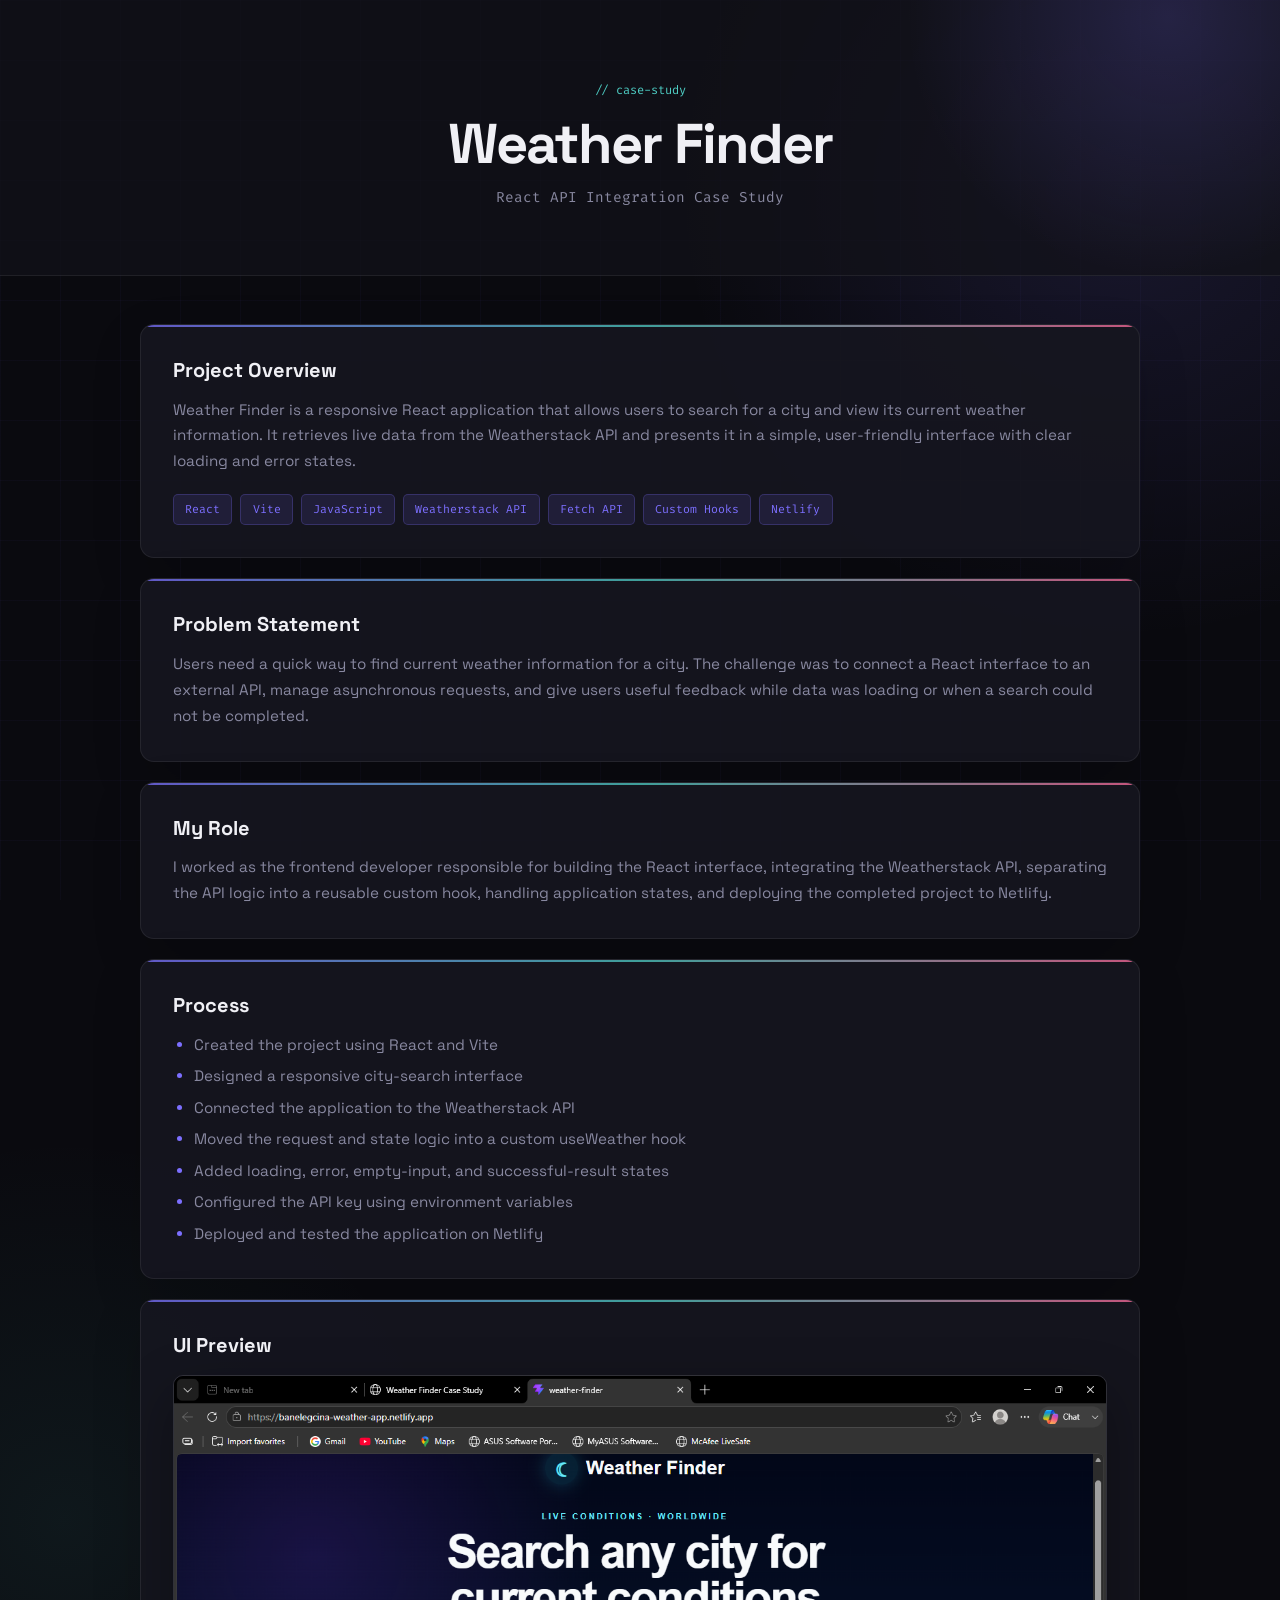
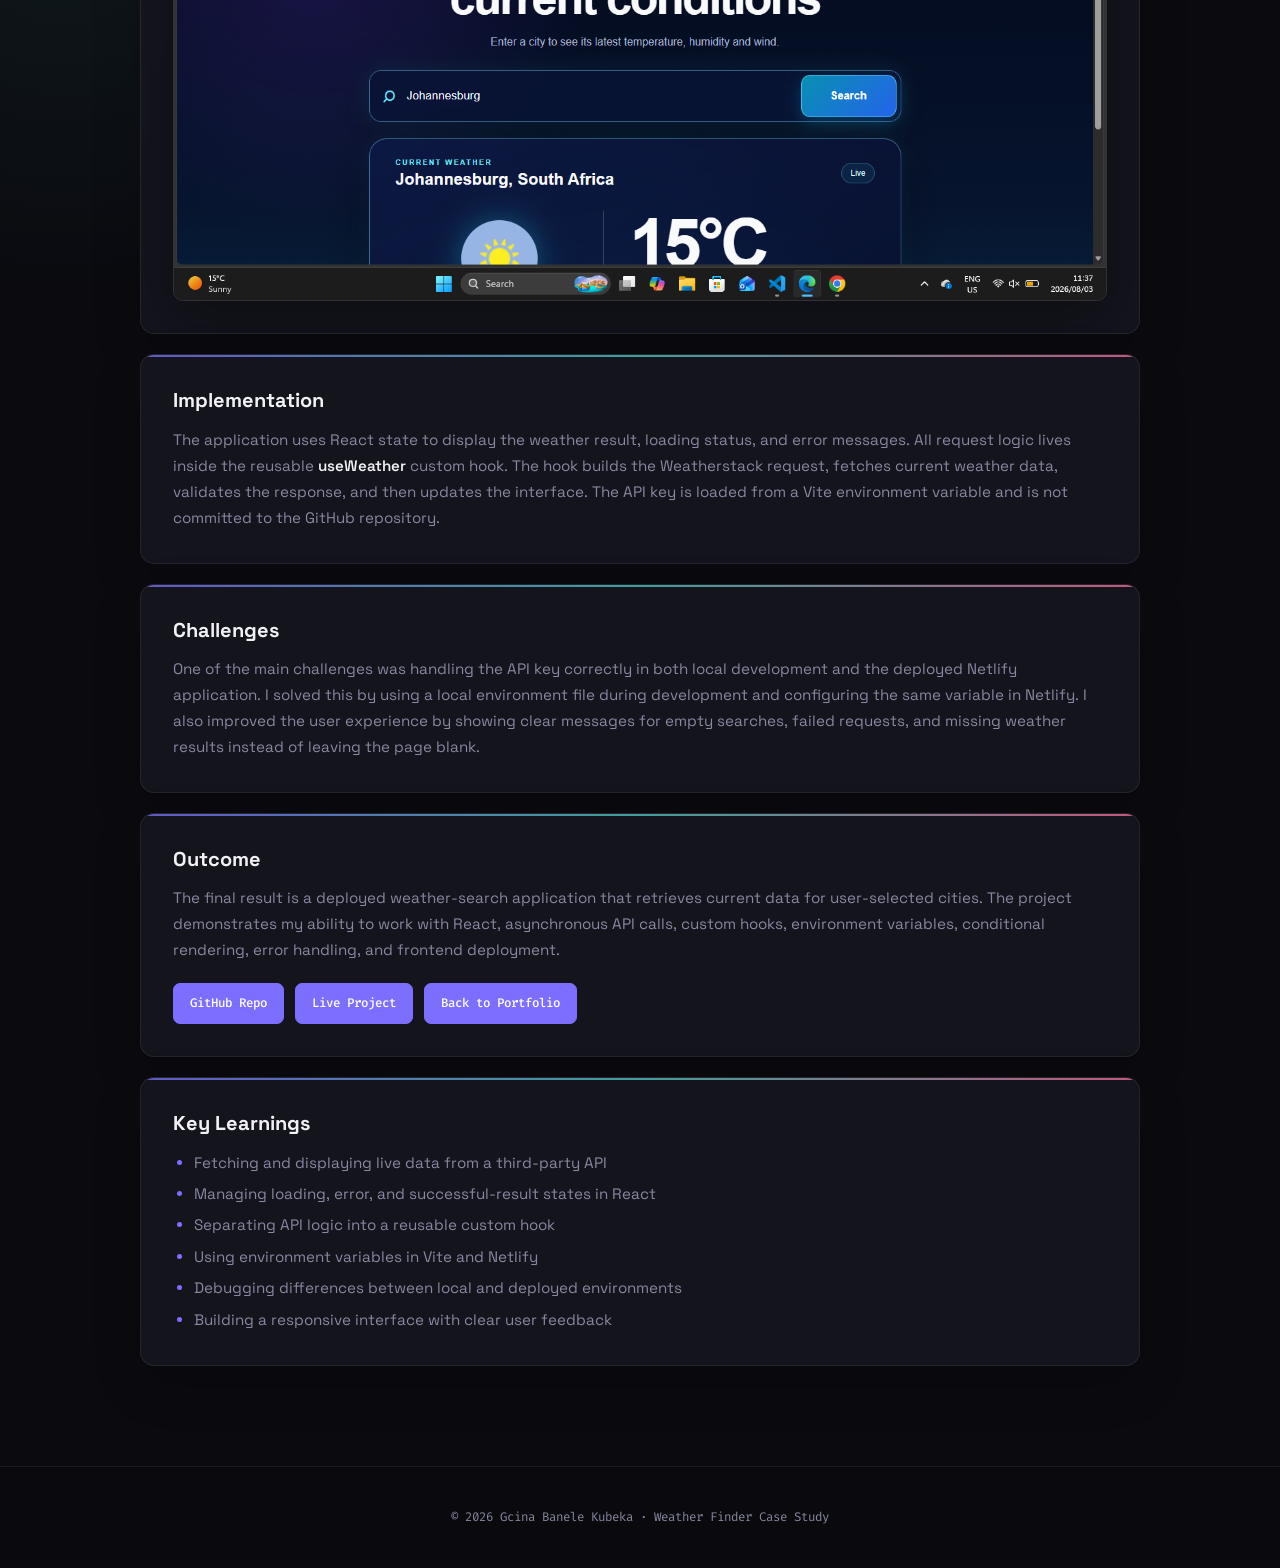
<file: case-studies/weather-finder.html>
<!DOCTYPE html>
<html lang="en">
<head>
  <meta charset="UTF-8" />
  <meta name="viewport" content="width=device-width, initial-scale=1.0" />
  <meta
    name="description"
    content="Case study for Gcina Banele Kubeka's React Weather Finder application."
  />
  <title>Weather Finder Case Study</title>

  <link rel="stylesheet" href="../css/weather-finder.css" />
</head>

<body>

<header class="hero">
  <h1>Weather Finder</h1>
  <p>React API Integration Case Study</p>
</header>

<main class="container">

  <section class="card">
    <h2>Project Overview</h2>
    <p>
      Weather Finder is a responsive React application that allows users to
      search for a city and view its current weather information. It retrieves
      live data from the Weatherstack API and presents it in a simple,
      user-friendly interface with clear loading and error states.
    </p>

    <div class="tags">
      <span>React</span>
      <span>Vite</span>
      <span>JavaScript</span>
      <span>Weatherstack API</span>
      <span>Fetch API</span>
      <span>Custom Hooks</span>
      <span>Netlify</span>
    </div>
  </section>

  <section class="card">
    <h2>Problem Statement</h2>
    <p>
      Users need a quick way to find current weather information for a city.
      The challenge was to connect a React interface to an external API,
      manage asynchronous requests, and give users useful feedback while data
      was loading or when a search could not be completed.
    </p>
  </section>

  <section class="card">
    <h2>My Role</h2>
    <p>
      I worked as the frontend developer responsible for building the React
      interface, integrating the Weatherstack API, separating the API logic
      into a reusable custom hook, handling application states, and deploying
      the completed project to Netlify.
    </p>
  </section>

  <section class="card">
    <h2>Process</h2>
    <ul>
      <li>Created the project using React and Vite</li>
      <li>Designed a responsive city-search interface</li>
      <li>Connected the application to the Weatherstack API</li>
      <li>Moved the request and state logic into a custom useWeather hook</li>
      <li>Added loading, error, empty-input, and successful-result states</li>
      <li>Configured the API key using environment variables</li>
      <li>Deployed and tested the application on Netlify</li>
    </ul>
  </section>

  <section class="card">
    <h2>UI Preview</h2>
    <img
      src="../images/weather-finder.png"
      alt="Weather Finder application displaying current weather information"
      class="preview"
    />
  </section>

  <section class="card">
    <h2>Implementation</h2>
    <p>
      The application uses React state to display the weather result, loading
      status, and error messages. All request logic lives inside the reusable
      <strong>useWeather</strong> custom hook. The hook builds the Weatherstack
      request, fetches current weather data, validates the response, and then
      updates the interface. The API key is loaded from a Vite environment
      variable and is not committed to the GitHub repository.
    </p>
  </section>

  <section class="card">
    <h2>Challenges</h2>
    <p>
      One of the main challenges was handling the API key correctly in both
      local development and the deployed Netlify application. I solved this by
      using a local environment file during development and configuring the
      same variable in Netlify. I also improved the user experience by showing
      clear messages for empty searches, failed requests, and missing weather
      results instead of leaving the page blank.
    </p>
  </section>

  <section class="card">
    <h2>Outcome</h2>
    <p>
      The final result is a deployed weather-search application that retrieves
      current data for user-selected cities. The project demonstrates my
      ability to work with React, asynchronous API calls, custom hooks,
      environment variables, conditional rendering, error handling, and
      frontend deployment.
    </p>

    <div class="links">
      <a
        href="https://github.com/Banele1815/weather-finder.git"
        target="_blank"
        rel="noopener noreferrer"
      >GitHub Repo</a>

      <a
        href="https://banelegcina-weather-app.netlify.app/"
        target="_blank"
        rel="noopener noreferrer"
      >Live Project</a>

      <a class="secondary-link" href="../index.html#projects">Back to Portfolio</a>
    </div>
  </section>

  <section class="card">
    <h2>Key Learnings</h2>
    <ul>
      <li>Fetching and displaying live data from a third-party API</li>
      <li>Managing loading, error, and successful-result states in React</li>
      <li>Separating API logic into a reusable custom hook</li>
      <li>Using environment variables in Vite and Netlify</li>
      <li>Debugging differences between local and deployed environments</li>
      <li>Building a responsive interface with clear user feedback</li>
    </ul>
  </section>

</main>

<footer class="footer">
  © 2026 Gcina Banele Kubeka · Weather Finder Case Study
</footer>

</body>
</html>
</file>
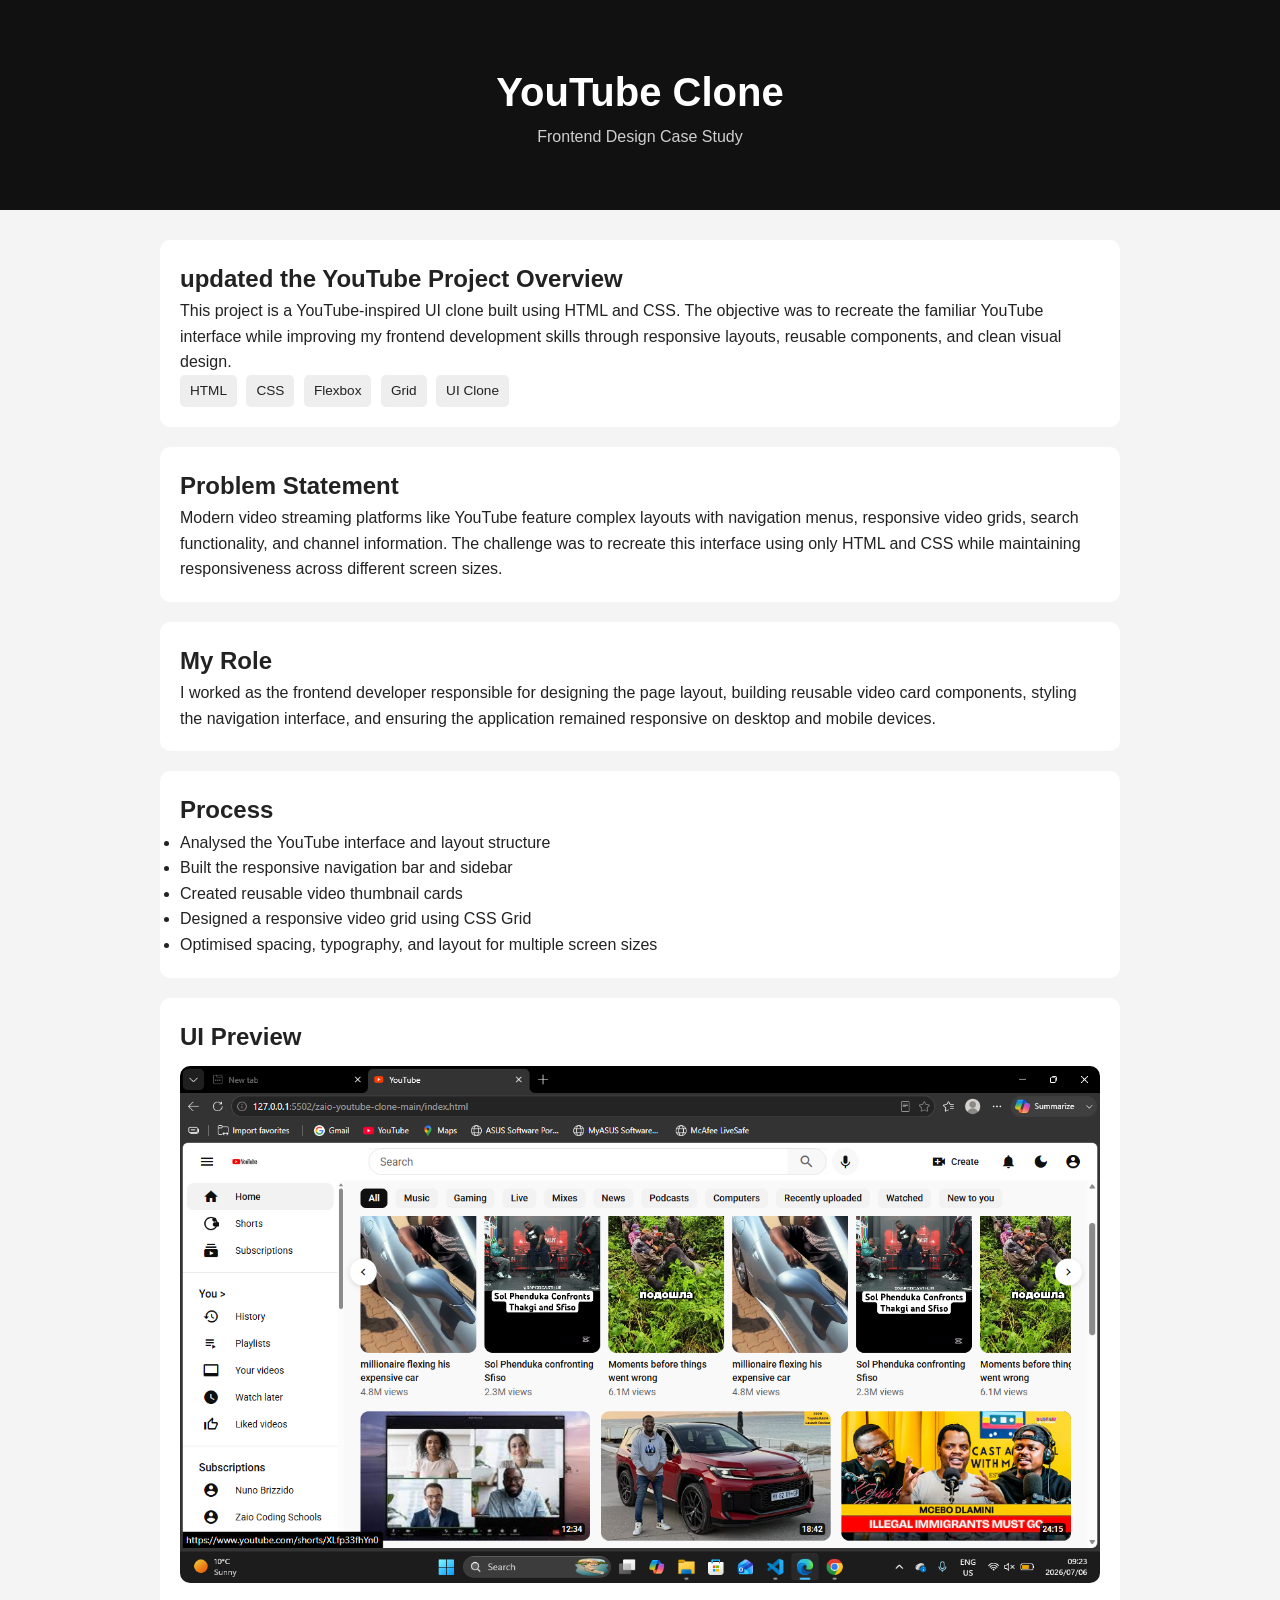
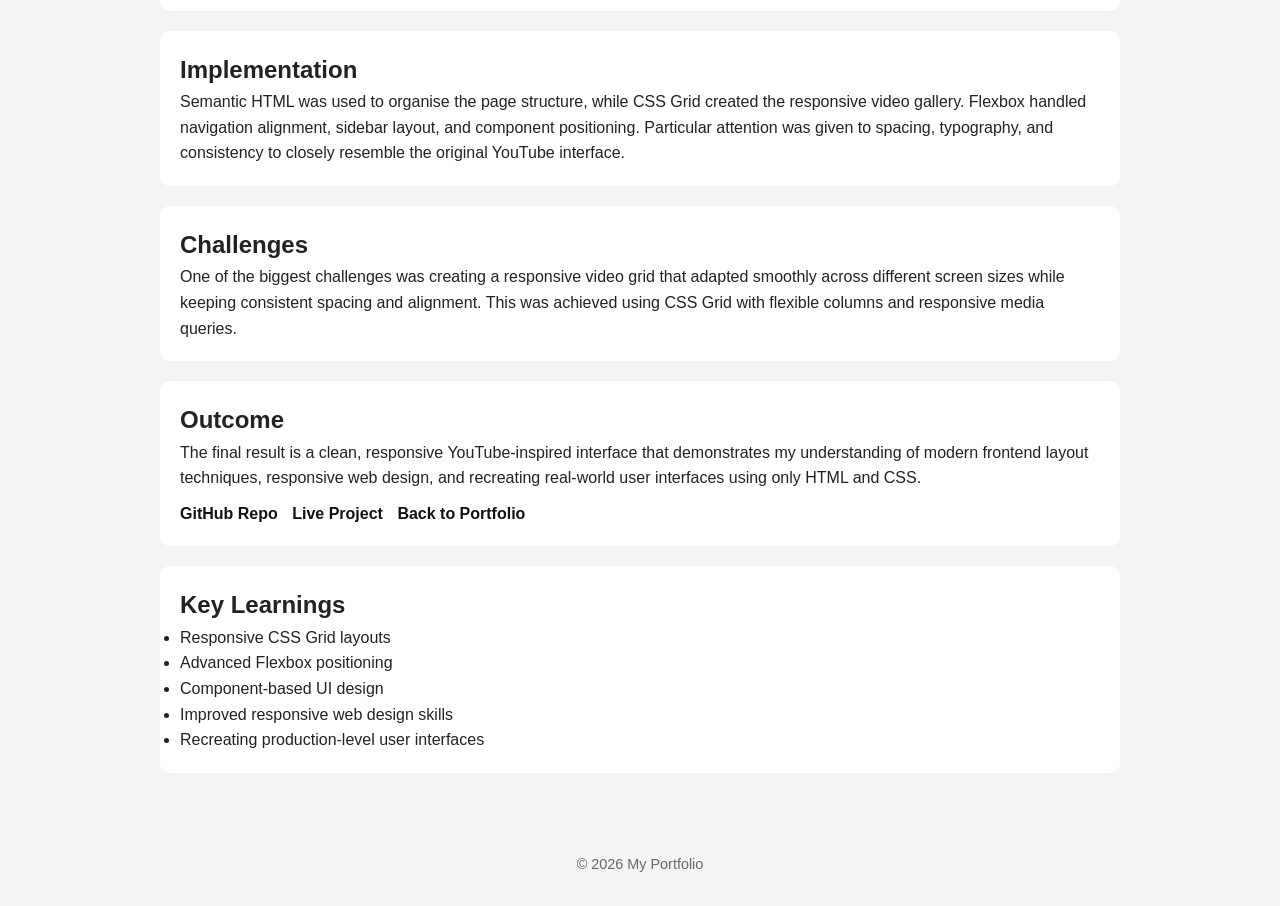
<file: case-studies/YouTube-clone.html>
<!DOCTYPE html>
<html lang="en">
<head>
  <meta charset="UTF-8" />
  <meta name="viewport" content="width=device-width, initial-scale=1.0"/>
  <title>YouTube UI Clone Case Study</title>

  <link rel="stylesheet" href="../css/YouTube-clone.css">
</head>

<body>

<header class="hero">
  <h1>YouTube Clone</h1> 
  <p>Frontend Design Case Study</p>
</header>

<main class="container">

  <section class="card">
    <h2>updated the YouTube Project Overview</h2>
    <p>
      This project is a YouTube-inspired UI clone built using HTML and CSS.
      The objective was to recreate the familiar YouTube interface while improving
      my frontend development skills through responsive layouts, reusable components,
      and clean visual design.
    </p>

    <div class="tags">
      <span>HTML</span>
      <span>CSS</span>
      <span>Flexbox</span>
      <span>Grid</span>
      <span>UI Clone</span>
    </div>
  </section>

  <section class="card">
    <h2>Problem Statement</h2>
    <p>
      Modern video streaming platforms like YouTube feature complex layouts with
      navigation menus, responsive video grids, search functionality, and channel
      information. The challenge was to recreate this interface using only HTML
      and CSS while maintaining responsiveness across different screen sizes.
    </p>
  </section>

  <section class="card">
    <h2>My Role</h2>
    <p>
      I worked as the frontend developer responsible for designing the page layout,
      building reusable video card components, styling the navigation interface,
      and ensuring the application remained responsive on desktop and mobile devices.
    </p>
  </section>

  <section class="card">
    <h2>Process</h2>
    <ul>
      <li>Analysed the YouTube interface and layout structure</li>
      <li>Built the responsive navigation bar and sidebar</li>
      <li>Created reusable video thumbnail cards</li>
      <li>Designed a responsive video grid using CSS Grid</li>
      <li>Optimised spacing, typography, and layout for multiple screen sizes</li>
    </ul>
  </section>

  <section class="card">
    <h2>UI Preview</h2>
    <img src="../images/Banele-YouTube.png" alt="YouTube UI Clone Screenshot" class="preview"/>
  </section>

  <section class="card">
    <h2>Implementation</h2>
    <p>
      Semantic HTML was used to organise the page structure, while CSS Grid
      created the responsive video gallery. Flexbox handled navigation alignment,
      sidebar layout, and component positioning. Particular attention was given
      to spacing, typography, and consistency to closely resemble the original
      YouTube interface.
    </p>
  </section>

  <section class="card">
    <h2>Challenges</h2>
    <p>
      One of the biggest challenges was creating a responsive video grid that
      adapted smoothly across different screen sizes while keeping consistent
      spacing and alignment. This was achieved using CSS Grid with flexible
      columns and responsive media queries.
    </p>
  </section>

  <section class="card">
    <h2>Outcome</h2>
    <p>
      The final result is a clean, responsive YouTube-inspired interface that
      demonstrates my understanding of modern frontend layout techniques,
      responsive web design, and recreating real-world user interfaces using
      only HTML and CSS.
    </p>

    <div class="links">
      <a href="https://github.com/Banele1815/Banele-Youtube.git" class="case-study-btn">GitHub Repo</a>
      <a
        href="https://banele-yt.netlify.app/"
        target="_blank"
        rel="noopener noreferrer"
      >Live Project</a>
      <a class="secondary-link" href="../index.html#projects">Back to Portfolio</a>
    </div>
  </section>

  <section class="card">
    <h2>Key Learnings</h2>
    <ul>
      <li>Responsive CSS Grid layouts</li>
      <li>Advanced Flexbox positioning</li>
      <li>Component-based UI design</li>
      <li>Improved responsive web design skills</li>
      <li>Recreating production-level user interfaces</li>
    </ul>
  </section>

</main>

<footer class="footer">
  © 2026 My Portfolio
</footer>

</body>
</html>
</file>
<file: css/style.css>
* { margin: 0; padding: 0; box-sizing: border-box; }
:root {
  --bg: #0a0a0f; --bg2: #12121a; --bg3: #1a1a26; --card: #16161f;
  --border: rgba(255,255,255,0.07); --border2: rgba(255,255,255,0.12);
  --text: #f0f0f5; --muted: #8888a0;
  --accent: #7c6fff; --accent2: #4ecdc4; --accent3: #ff6b9d;
  --green: #50fa7b; --amber: #ffb347;
  --font: 'Space Grotesk', sans-serif; --mono: 'Fira Code', monospace;
}
body { font-family: var(--font); background: var(--bg); color: var(--text); min-height: 100vh; overflow-x: hidden; }


/* NAV */
/* HERO LOGO (top right floating image) */
/* HERO PROFILE IMAGE */
/* HERO LOGO */
.logo {
  position: absolute;
  top: 20px;
  right: 30px;
  width: 300px;
  height: 300px;
  border-radius: 50%;
  overflow: hidden;
  border: 3px solid rgba(255,255,255,0.15);
  box-shadow: 0 10px 25px rgba(0,0,0,0.4);
  z-index: 10;
}

.logo img {
  width: 100%;
  height: 100%;
  object-fit: cover;
  object-position: center top;
  display: block;
}

@media (max-width: 768px) {
  .logo { width: 90px; height: 90px; top: 15px; right: 15px; }
}

@media (max-width: 480px) {
  .logo { width: 70px; height: 70px; top: 12px; right: 12px; }
}

nav {
  position: sticky; top: 0; z-index: 100;
  display: flex; align-items: center; justify-content: space-between;
  padding: 1rem 2rem;
  background: rgba(10,10,15,0.9); backdrop-filter: blur(12px);
  border-bottom: 1px solid var(--border);
}
.nav-logo { font-family: var(--mono); font-size: 14px; color: var(--accent); }
.nav-links { display: flex; gap: 1.5rem; list-style: none; }
.nav-links a { font-size: 13px; color: var(--muted); text-decoration: none; transition: color 0.2s; cursor: pointer; }
.nav-links a:hover { color: var(--text); }
.nav-cta { font-size: 13px; font-weight: 500; padding: 6px 16px; background: transparent; border: 1px solid var(--accent); color: var(--accent); border-radius: 6px; cursor: pointer; transition: all 0.2s; }
.nav-cta:hover { background: var(--accent); color: #fff; }

/* HERO */
.hero { min-height: 88vh; display: flex; align-items: center; padding: 4rem 2rem; position: relative; overflow: hidden; }
.hero-grid { position: absolute; inset: 0; background-image: linear-gradient(rgba(124,111,255,0.04) 1px, transparent 1px), linear-gradient(90deg, rgba(124,111,255,0.04) 1px, transparent 1px); background-size: 60px 60px; }
.hero-glow { position: absolute; width: 600px; height: 600px; border-radius: 50%; background: radial-gradient(circle, rgba(124,111,255,0.12) 0%, transparent 70%); top: -200px; right: -100px; pointer-events: none; }
.hero-glow2 { position: absolute; width: 400px; height: 400px; border-radius: 50%; background: radial-gradient(circle, rgba(78,205,196,0.08) 0%, transparent 70%); bottom: -100px; left: -100px; pointer-events: none; }
.hero-content { max-width: 760px; position: relative; z-index: 1; }
.hero-badge { display: inline-flex; align-items: center; gap: 8px; font-family: var(--mono); font-size: 12px; color: var(--accent2); border: 1px solid rgba(78,205,196,0.3); padding: 4px 12px; border-radius: 20px; margin-bottom: 1.5rem; }
.hero-badge::before { content: ''; width: 7px; height: 7px; border-radius: 50%; background: var(--accent2); animation: pulse 2s infinite; }
@keyframes pulse { 0%,100%{opacity:1} 50%{opacity:0.3} }
.hero h1 { font-size: clamp(2rem, 5vw, 3.6rem); font-weight: 700; line-height: 1.1; margin-bottom: 0.5rem; }
.name-accent { color: var(--accent); }
.hero-role { font-family: var(--mono); font-size: clamp(12px, 2vw, 15px); color: var(--muted); margin-bottom: 1.5rem; display: flex; align-items: center; gap: 8px; flex-wrap: wrap; }
.hero-role .sep { color: var(--accent); }
.hero-actions { display: flex; gap: 1rem; flex-wrap: wrap; margin-bottom: 2.5rem; }
.btn-primary { display: inline-flex; align-items: center; gap: 8px; padding: 12px 24px; background: var(--accent); color: #fff; font-weight: 500; font-size: 14px; border: none; border-radius: 8px; cursor: pointer; transition: all 0.2s; text-decoration: none; }
.btn-primary:hover { background: #9585ff; transform: translateY(-1px); }
.btn-ghost { display: inline-flex; align-items: center; gap: 8px; padding: 12px 24px; background: transparent; color: var(--text); font-weight: 500; font-size: 14px; border: 1px solid var(--border2); border-radius: 8px; cursor: pointer; transition: all 0.2s; text-decoration: none; }
.btn-ghost:hover { background: var(--bg3); }
.hero-stats { display: flex; gap: 2rem; padding-top: 2rem; border-top: 1px solid var(--border); flex-wrap: wrap; }
.stat-num { font-size: 24px; font-weight: 700; }
.stat-num span { color: var(--accent); }
.stat-label { font-size: 12px; color: var(--muted); margin-top: 2px; }

/* SECTIONS */
section { padding: 5rem 2rem; max-width: 1100px; margin: 0 auto; }
.section-tag { font-family: var(--mono); font-size: 12px; color: var(--accent); margin-bottom: 0.5rem; display: block; }
.section-title { font-size: clamp(1.6rem, 3vw, 2.2rem); font-weight: 700; margin-bottom: 0.5rem; }
.section-sub { color: var(--muted); font-size: 15px; margin-bottom: 3rem; }

/* BIO */
.bio-section { background: var(--card); border: 1px solid var(--border); border-radius: 16px; padding: 2rem; position: relative; overflow: hidden; }
.bio-section::before { content: ''; position: absolute; top: 0; left: 0; right: 0; height: 2px; background: linear-gradient(90deg, var(--accent), var(--accent2), var(--accent3)); }
.bio-header { display: flex; align-items: center; gap: 14px; margin-bottom: 1.25rem; }
.bio-avatar { width: 52px; height: 52px; border-radius: 50%; background: linear-gradient(135deg, rgba(124,111,255,0.3), rgba(78,205,196,0.3)); display: flex; align-items: center; justify-content: center; font-size: 18px; font-weight: 700; color: var(--accent); border: 1px solid rgba(124,111,255,0.3); flex-shrink: 0; }
.bio-name { font-size: 16px; font-weight: 600; }
.bio-title { font-size: 12px; color: var(--muted); font-family: var(--mono); margin-top: 2px; }
.bio-divider { height: 1px; background: var(--border); margin-bottom: 1.25rem; }
.bio-para { font-size: 14px; color: var(--muted); line-height: 1.75; margin-bottom: 0.85rem; }
.bio-para:last-of-type { margin-bottom: 0; }
.bio-para strong { color: var(--text); font-weight: 500; }
.bio-goal { background: rgba(124,111,255,0.07); border: 1px solid rgba(124,111,255,0.15); border-radius: 8px; padding: 0.75rem 1rem; margin-top: 1rem; font-size: 13px; color: var(--accent); font-family: var(--mono); }
.bio-goal::before { content: '// goal: '; opacity: 0.5; }

/* SKILLS */
.skills-grid { display: grid; grid-template-columns: repeat(auto-fit, minmax(260px, 1fr)); gap: 1.25rem; }
.skill-group { background: var(--card); border: 1px solid var(--border); border-radius: 14px; padding: 1.5rem; transition: border-color 0.2s, transform 0.2s; }
.skill-group:hover { border-color: var(--accent); transform: translateY(-2px); }
.skill-group-header { display: flex; align-items: center; gap: 10px; margin-bottom: 1.25rem; }
.skill-group-icon { width: 36px; height: 36px; border-radius: 9px; display: flex; align-items: center; justify-content: center; font-size: 17px; }
.skill-group-icon.icon-frontend { background: rgba(255,107,157,0.12); }
.skill-group-icon.icon-backend  { background: rgba(80,250,123,0.1); }
.skill-group-icon.icon-cloud    { background: rgba(0,120,212,0.12); }
.skill-group-icon.icon-tools    { background: rgba(255,179,71,0.1); }
.skill-group-title { font-size: 14px; font-weight: 600; }
.skill-group-sub { font-size: 11px; color: var(--muted); font-family: var(--mono); margin-top: 1px; }
.skill-list { list-style: none; display: flex; flex-direction: column; gap: 10px; }
.skill-item { display: flex; flex-direction: column; gap: 5px; }
.skill-item-top { display: flex; justify-content: space-between; align-items: center; }
.skill-name { font-size: 13px; color: var(--text); }
.skill-level { font-size: 11px; font-family: var(--mono); color: var(--muted); }
.skill-bar { height: 4px; background: rgba(255,255,255,0.06); border-radius: 2px; overflow: hidden; }
.skill-fill { height: 100%; border-radius: 2px; transition: width 1s ease; }
.fill-purple { background: var(--accent); }
.fill-teal   { background: var(--accent2); }
.fill-amber  { background: var(--amber); }
.fill-pink   { background: var(--accent3); }
.fill-green  { background: var(--green); }
.fill-azure  { background: #4fa8f5; }

/* STACK */
.stack-grid { display: grid; grid-template-columns: repeat(auto-fit, minmax(220px, 1fr)); gap: 1rem; }
.stack-card { background: var(--card); border: 1px solid var(--border); border-radius: 12px; padding: 1.25rem; transition: border-color 0.2s, transform 0.2s; }
.stack-card:hover { border-color: var(--accent); transform: translateY(-2px); }
.stack-category { font-size: 11px; font-family: var(--mono); color: var(--accent2); text-transform: uppercase; letter-spacing: 0.08em; margin-bottom: 0.75rem; }
.stack-items { display: flex; flex-wrap: wrap; gap: 6px; }
.stack-tag { font-size: 12px; padding: 3px 10px; border-radius: 4px; font-family: var(--mono); }
.tag-purple { background: rgba(124,111,255,0.12); color: var(--accent);  border: 1px solid rgba(124,111,255,0.2); }
.tag-teal   { background: rgba(78,205,196,0.1);  color: var(--accent2); border: 1px solid rgba(78,205,196,0.2); }
.tag-pink   { background: rgba(255,107,157,0.1); color: var(--accent3); border: 1px solid rgba(255,107,157,0.2); }
.tag-green  { background: rgba(80,250,123,0.1);  color: var(--green);   border: 1px solid rgba(80,250,123,0.2); }
.tag-amber  { background: rgba(255,179,71,0.1);  color: var(--amber);   border: 1px solid rgba(255,179,71,0.2); }
.tag-gray   { background: rgba(255,255,255,0.05); color: var(--muted);  border: 1px solid var(--border); }
.tag-azure  { background: rgba(0,120,212,0.12);  color: #4fa8f5;        border: 1px solid rgba(0,120,212,0.25); }

/* PROJECTS */
.case-study-btn {
  text-decoration: none;
  border-bottom: none;
}
.projects-grid { display: grid; grid-template-columns: repeat(auto-fit, minmax(300px, 1fr)); gap: 1.5rem; }
.project-card { background: var(--card); border: 1px solid var(--border); border-radius: 14px; padding: 1.5rem; display: flex; flex-direction: column; transition: border-color 0.2s, transform 0.2s; position: relative; overflow: hidden; }
.project-card::before { content: ''; position: absolute; top: 0; left: 0; right: 0; height: 2px; opacity: 0; transition: opacity 0.3s; }
.project-card:hover { transform: translateY(-3px); border-color: var(--border2); }
.project-card:hover::before { opacity: 1; }
.card-purple::before { background: linear-gradient(90deg, var(--accent), var(--accent2)); }
.card-teal::before   { background: linear-gradient(90deg, var(--accent2), var(--green)); }
.card-red::before {background: linear-gradient(90deg, #ff0000, #ff6b6b); }
.card-pink::before   { background: linear-gradient(90deg, var(--accent3), var(--amber)); }
.card-amber::before  { background: linear-gradient(90deg, var(--amber), var(--accent3)); }
.project-header { display: flex; align-items: flex-start; justify-content: space-between; margin-bottom: 1rem; }
.project-icon { width: 40px; height: 40px; border-radius: 10px; display: flex; align-items: center; justify-content: center; font-size: 20px; }
.project-icon.icon-news    { background: rgba(124,111,255,0.12); }
.project-icon.icon-youtube-ui-clone {background: rgba(255, 0, 0, 0.12); }
.project-icon.icon-tesla   { background: rgba(78,205,196,0.12); }
.project-icon.icon-game    { background: rgba(255,107,157,0.12); }
.project-icon.icon-quiz    { background: rgba(255,179,71,0.12); }
.project-icon.icon-keep    { background: rgba(124,111,255,0.12); }

/* GitHub / Live buttons — solid secondary style so they read as clickable buttons */
.project-links { display: flex; gap: 8px; }
.project-link {
  display: inline-flex;
  align-items: center;
  gap: 4px;
  font-size: 11px;
  font-family: var(--mono);
  color: #fff;
  text-decoration: none;
  padding: 6px 12px;
  background: var(--accent);
  border: 1px solid var(--accent);
  border-radius: 6px;
  transition: all 0.2s;
}
.project-link:hover {
  background: #9585ff;
  border-color: #9585ff;
  color: #fff;
  transform: translateY(-1px);
}

.project-title { font-size: 17px; font-weight: 600; margin-bottom: 0.5rem; }
.project-desc  { font-size: 13px; color: var(--muted); line-height: 1.6; margin-bottom: 1rem; flex: 1; }
.project-tags  { display: flex; flex-wrap: wrap; gap: 5px; margin-bottom: 1rem; }
.project-tag   { font-size: 11px; font-family: var(--mono); padding: 2px 8px; border-radius: 4px; background: rgba(255,255,255,0.04); color: var(--muted); border: 1px solid var(--border); }
.lang-cs   { background: rgba(124,111,255,0.15); color: var(--accent);  border: 1px solid rgba(124,111,255,0.25); }
.lang-js   { background: rgba(255,179,71,0.12);  color: var(--amber);   border: 1px solid rgba(255,179,71,0.25); }
.lang-html { background: rgba(255,107,157,0.12); color: var(--accent3); border: 1px solid rgba(255,107,157,0.25); }
.project-footer { display: flex; align-items: center; justify-content: space-between; }
.project-status { display: flex; align-items: center; gap: 6px; font-size: 11px; color: var(--green); font-family: var(--mono); }
.status-dot { width: 6px; height: 6px; border-radius: 50%; background: var(--green); animation: pulse 2s infinite; }
.status-dot.teal { background: var(--accent2); animation: none; }
.project-status.teal-status { color: var(--accent2); }

/* Case Study — solid primary button style, strongest visual weight */
.case-study-btn {
  font-size: 11px;
  font-family: var(--mono);
  color: #fff;
  background: var(--accent);
  border: 1px solid var(--accent);
  padding: 6px 12px;
  border-radius: 6px;
  cursor: pointer;
  transition: all 0.2s;
}
.case-study-btn:hover {
  background: #9585ff;
  border-color: #9585ff;
  transform: translateY(-1px);
}

.audit-banner { background: rgba(255,179,71,0.08); border: 1px solid rgba(255,179,71,0.2); border-radius: 10px; padding: 1rem 1.25rem; display: flex; align-items: flex-start; gap: 12px; margin-bottom: 3rem; }
.audit-icon  { font-size: 18px; flex-shrink: 0; margin-top: 1px; }
.audit-title { font-size: 14px; font-weight: 500; color: var(--amber); margin-bottom: 2px; }
.audit-text  { font-size: 13px; color: var(--muted); line-height: 1.5; }

/* CONTACT */
.contact-grid { display: grid; grid-template-columns: repeat(auto-fit, minmax(220px, 1fr)); gap: 1rem; }
.contact-card { background: var(--card); border: 1px solid var(--border); border-radius: 12px; padding: 1.25rem 1.5rem; display: flex; align-items: center; gap: 14px; transition: border-color 0.2s, transform 0.2s; text-decoration: none; }
.contact-card:hover { border-color: var(--accent); transform: translateY(-2px); }
.contact-icon { width: 40px; height: 40px; border-radius: 10px; display: flex; align-items: center; justify-content: center; font-size: 18px; flex-shrink: 0; }
.contact-icon.icon-github   { background: rgba(255,255,255,0.06); }
.contact-icon.icon-linkedin { background: rgba(0,119,181,0.12); }
.contact-icon.icon-email    { background: rgba(255,107,157,0.1); }
.contact-icon.icon-phone    { background: rgba(80,250,123,0.1); }
.contact-label { font-size: 11px; color: var(--muted); font-family: var(--mono); margin-bottom: 3px; }
.contact-value { font-size: 13px; color: var(--text); font-weight: 500; word-break: break-all; }

/* FOOTER */
footer { border-top: 1px solid var(--border); padding: 2.5rem 2rem; text-align: center; color: var(--muted); font-size: 13px; }
.footer-name    { font-family: var(--mono); font-size: 13px; color: var(--accent); margin-bottom: 0.4rem; }
.footer-tagline { font-size: 13px; color: var(--muted); margin-bottom: 1.25rem; }
.footer-links   { display: flex; justify-content: center; gap: 1.5rem; flex-wrap: wrap; }
.footer-links a { color: var(--muted); text-decoration: none; font-size: 13px; transition: color 0.2s; }
.footer-links a:hover { color: var(--accent); }

@media (max-width: 600px) {
  nav { padding: 0.75rem 1rem; }
  .nav-links { display: none; }
  section { padding: 3rem 1rem; }
  .hero { padding: 3rem 1rem; }
}

.cv-download-btn {
  display: inline-flex;
  align-items: center;
  justify-content: center;
  padding: 0.75rem 1.2rem;
  font-family: var(--mono);
  font-size: 0.85rem;
  font-weight: 500;
  color: #fff;
  text-decoration: none;
  background: var(--accent);
  border: 1px solid var(--accent);
  border-radius: 7px;
  transition: transform 0.2s ease, background 0.2s ease;
}

.cv-download-btn:hover {
  background: #9585ff;
  transform: translateY(-2px);
}

.cv-download-btn:focus-visible {
  outline: 2px solid var(--accent2);
  outline-offset: 3px;
}

/* CONTACT LAYOUT */
.contact-wrapper {
  display: grid;
  grid-template-columns: 1fr 1fr;
  gap: 2rem;
  align-items: start;
}

/* FORM */
.contact-form {
  background: var(--card);
  border: 1px solid var(--border);
  border-radius: 14px;
  padding: 1.5rem;
}

.form-group {
  display: flex;
  flex-direction: column;
  margin-bottom: 1rem;
}

.form-group label {
  font-size: 12px;
  font-family: var(--mono);
  color: var(--muted);
  margin-bottom: 6px;
}

.contact-form input,
.contact-form textarea {
  background: rgba(255,255,255,0.04);
  border: 1px solid var(--border);
  border-radius: 8px;
  padding: 10px 12px;
  color: var(--text);
  font-family: var(--font);
  font-size: 14px;
  outline: none;
  transition: border 0.2s;
}

.contact-form input:focus,
.contact-form textarea:focus {
  border-color: var(--accent);
}

/* RESPONSIVE */
@media (max-width: 900px) {
  .contact-wrapper {
    grid-template-columns: 1fr;
  }
}
</file>
<file: css/Airbnb.css>
@import url("https://fonts.googleapis.com/css2?family=Fira+Code:wght@400;500&family=Space+Grotesk:wght@400;500;600;700&display=swap");

* {
  margin: 0;
  padding: 0;
  box-sizing: border-box;
}

:root {
  --bg: #0a0a0f;
  --bg2: #12121a;
  --bg3: #1a1a26;
  --card: #16161f;

  --border: rgba(255, 255, 255, 0.07);
  --border2: rgba(255, 255, 255, 0.12);

  --text: #f0f0f5;
  --muted: #8888a0;

  --accent: #7c6fff;
  --accent2: #4ecdc4;
  --accent3: #ff6b9d;

  --font: "Space Grotesk", sans-serif;
  --mono: "Fira Code", monospace;
}

body {
  min-height: 100vh;
  overflow-x: hidden;

  font-family: var(--font);
  color: var(--text);
  line-height: 1.7;

  background:
    radial-gradient(
      circle at 88% 6%,
      rgba(124, 111, 255, 0.13),
      transparent 28rem
    ),
    radial-gradient(
      circle at 5% 48%,
      rgba(78, 205, 196, 0.07),
      transparent 24rem
    ),
    var(--bg);
}

body::before {
  content: "";

  position: fixed;
  inset: 0;

  z-index: -1;
  pointer-events: none;

  background-image:
    linear-gradient(
      rgba(124, 111, 255, 0.035) 1px,
      transparent 1px
    ),
    linear-gradient(
      90deg,
      rgba(124, 111, 255, 0.035) 1px,
      transparent 1px
    );

  background-size: 60px 60px;
}

.wrap {
  position: relative;
  z-index: 1;

  width: min(100% - 2rem, 1000px);

  margin-inline: auto;

  padding: 5rem 0;
}

.eyebrow {
  font-family: var(--mono);
  font-size: 0.75rem;

  color: var(--accent2);

  margin-bottom: 0.8rem;
}

h1 {
  font-size: clamp(2rem, 5vw, 3.5rem);

  line-height: 1.12;

  letter-spacing: -0.035em;

  margin-bottom: 0.65rem;
}

.subtitle {
  font-family: var(--mono);

  font-size: clamp(0.75rem, 2vw, 0.9rem);

  color: var(--muted);

  margin-bottom: 2rem;
}


/* -------------------------------- */
/* Sections                         */
/* -------------------------------- */

section {
  position: relative;

  overflow: hidden;

  margin-bottom: 1.25rem;

  padding: clamp(1.25rem, 3vw, 2rem);

  background: rgba(22, 22, 31, 0.94);

  border: 1px solid var(--border);

  border-radius: 14px;

  box-shadow: 0 18px 50px rgba(0, 0, 0, 0.16);

  transition:
    transform 0.2s ease,
    border-color 0.2s ease;
}

section::before {
  content: "";

  position: absolute;

  top: 0;
  left: 0;
  right: 0;

  height: 2px;

  background: linear-gradient(
    90deg,
    var(--accent),
    var(--accent2),
    var(--accent3)
  );

  opacity: 0.75;
}

section:hover {
  transform: translateY(-2px);

  border-color: var(--border2);
}

h2 {
  margin-bottom: 0.8rem;

  font-size: clamp(1.05rem, 2vw, 1.25rem);

  line-height: 1.35;

  color: var(--text);
}

p,
li {
  color: var(--muted);

  font-size: 0.95rem;
}

ul {
  padding-left: 1.3rem;
}

li + li {
  margin-top: 0.35rem;
}

li::marker {
  color: var(--accent);
}

.challenges-section h2 {
  margin-bottom: 1.25rem;
}

.challenge {
  position: relative;

  margin-top: 1rem;

  padding: 1.25rem;

  background: rgba(10, 10, 15, 0.55);

  border: 1px solid var(--border);

  border-radius: 10px;

  transition:
    transform 0.2s ease,
    border-color 0.2s ease,
    background 0.2s ease;
}

.challenge:first-of-type {
  margin-top: 0;
}

.challenge:hover {
  transform: translateX(4px);

  border-color: rgba(124, 111, 255, 0.35);

  background: rgba(124, 111, 255, 0.05);
}

.challenge h3 {
  margin-bottom: 0.6rem;

  font-size: 1rem;

  font-weight: 600;

  color: var(--text);
}

.challenge h3::before {
  content: ">";

  margin-right: 0.5rem;

  font-family: var(--mono);

  color: var(--accent2);
}

.challenge p + p {
  margin-top: 0.7rem;
}

.pills {
  display: flex;

  flex-wrap: wrap;

  gap: 0.5rem;

  margin-bottom: 2rem;
}

.pill {
  display: inline-block;

  padding: 0.3rem 0.7rem;

  font-family: var(--mono);

  font-size: 0.72rem;

  color: var(--accent);

  background: rgba(124, 111, 255, 0.12);

  border: 1px solid rgba(124, 111, 255, 0.24);

  border-radius: 5px;
}

.links {
  display: flex;

  flex-wrap: wrap;

  gap: 0.7rem;

  margin-bottom: 3rem;
}

.links a {
  display: inline-flex;

  align-items: center;

  min-height: 2.4rem;

  padding: 0.55rem 1rem;

  font-family: var(--mono);

  font-size: 0.78rem;

  font-weight: 500;

  color: #fff;

  text-decoration: none;

  background: var(--bg3);

  border: 1px solid var(--border2);

  border-radius: 7px;

  transition:
    transform 0.2s ease,
    background 0.2s ease,
    border-color 0.2s ease;
}

.links a.primary {
  background: var(--accent);

  border: 1px solid var(--accent);
}

.links a:hover {
  transform: translateY(-1px);

  border-color: var(--accent);
}

.links a.primary:hover {
  background: #9585ff;

  border-color: #9585ff;
}

.links a:focus-visible {
  outline: 2px solid var(--accent2);

  outline-offset: 3px;
}

@media (max-width: 600px) {

  .wrap {
    width: min(100% - 1.5rem, 1000px);

    padding-top: 3rem;
  }

  section {
    margin-bottom: 1rem;
  }

  .challenge {
    padding: 1rem;
  }

}

@media (prefers-reduced-motion: reduce) {

  *,
  *::before,
  *::after {
    scroll-behavior: auto !important;

    transition: none !important;
  }

}
section h3 {
  margin-top: 1.4rem;
  margin-bottom: 0.45rem;
  font-size: 1rem;
  font-weight: 600;
  color: var(--text);
}

section h3:first-of-type {
  margin-top: 0;
}

section h3 + p {
  margin-bottom: 0;
}

section p + p {
  margin-top: 0.7rem;
}
</file>
<file: css/google-keep.css>
@import url("https://fonts.googleapis.com/css2?family=Fira+Code:wght@400;500&family=Space+Grotesk:wght@400;500;600;700&display=swap");

* {
  margin: 0;
  padding: 0;
  box-sizing: border-box;
}

:root {
  --bg: #0a0a0f;
  --bg2: #12121a;
  --bg3: #1a1a26;
  --card: #16161f;
  --border: rgba(255, 255, 255, 0.07);
  --border2: rgba(255, 255, 255, 0.12);
  --text: #f0f0f5;
  --muted: #8888a0;
  --accent: #7c6fff;
  --accent2: #4ecdc4;
  --accent3: #ff6b9d;
  --font: "Space Grotesk", sans-serif;
  --mono: "Fira Code", monospace;
}

body {
  min-height: 100vh;
  overflow-x: hidden;
  font-family: var(--font);
  color: var(--text);
  line-height: 1.7;
  background:
    radial-gradient(circle at 88% 6%, rgba(124, 111, 255, 0.13), transparent 28rem),
    radial-gradient(circle at 5% 48%, rgba(78, 205, 196, 0.07), transparent 24rem),
    var(--bg);
}

body::before {
  content: "";
  position: fixed;
  inset: 0;
  z-index: -1;
  pointer-events: none;
  background-image:
    linear-gradient(rgba(124, 111, 255, 0.035) 1px, transparent 1px),
    linear-gradient(90deg, rgba(124, 111, 255, 0.035) 1px, transparent 1px);
  background-size: 60px 60px;
}

.hero {
  position: relative;
  overflow: hidden;
  padding: 5rem 2rem 4rem;
  text-align: center;
  background: rgba(18, 18, 26, 0.72);
  border-bottom: 1px solid var(--border);
}

.hero::before {
  content: "// case-study";
  display: block;
  margin-bottom: 0.8rem;
  font-family: var(--mono);
  font-size: 0.75rem;
  color: var(--accent2);
}

.hero::after {
  content: "";
  position: absolute;
  right: -10rem;
  top: -16rem;
  width: 34rem;
  height: 34rem;
  border-radius: 50%;
  background: radial-gradient(circle, rgba(124, 111, 255, 0.18), transparent 68%);
  pointer-events: none;
}

.hero h1,
.hero p {
  position: relative;
  z-index: 1;
}

.hero h1 {
  font-size: clamp(2rem, 5vw, 3.5rem);
  line-height: 1.12;
  letter-spacing: -0.035em;
}

.hero p {
  margin-top: 0.65rem;
  font-family: var(--mono);
  font-size: clamp(0.75rem, 2vw, 0.9rem);
  color: var(--muted);
}

.container {
  position: relative;
  z-index: 1;
  width: min(100% - 2rem, 1000px);
  margin-inline: auto;
  padding: 3rem 0 5rem;
}

.card {
  position: relative;
  overflow: hidden;
  margin-bottom: 1.25rem;
  padding: clamp(1.25rem, 3vw, 2rem);
  background: rgba(22, 22, 31, 0.94);
  border: 1px solid var(--border);
  border-radius: 14px;
  box-shadow: 0 18px 50px rgba(0, 0, 0, 0.16);
  transition: transform 0.2s ease, border-color 0.2s ease;
}

.card::before {
  content: "";
  position: absolute;
  top: 0;
  left: 0;
  right: 0;
  height: 2px;
  background: linear-gradient(90deg, var(--accent), var(--accent2), var(--accent3));
  opacity: 0.75;
}

.card:hover {
  transform: translateY(-2px);
  border-color: var(--border2);
}

.card h2 {
  margin-bottom: 0.8rem;
  font-size: clamp(1.05rem, 2vw, 1.25rem);
  line-height: 1.35;
}

.card p,
.card li {
  color: var(--muted);
  font-size: 0.95rem;
}

.card ul {
  padding-left: 1.3rem;
}

.card li + li {
  margin-top: 0.35rem;
}

.card li::marker {
  color: var(--accent);
}

.tags {
  display: flex;
  flex-wrap: wrap;
  gap: 0.5rem;
  margin-top: 1.25rem;
}

.tags span {
  display: inline-block;
  padding: 0.3rem 0.7rem;
  font-family: var(--mono);
  font-size: 0.72rem;
  color: var(--accent);
  background: rgba(124, 111, 255, 0.12);
  border: 1px solid rgba(124, 111, 255, 0.24);
  border-radius: 5px;
}

.preview {
  display: block;
  width: 100%;
  margin-top: 1rem;
  border: 1px solid var(--border2);
  border-radius: 10px;
  box-shadow: 0 20px 55px rgba(0, 0, 0, 0.32);
}

.links {
  display: flex;
  flex-wrap: wrap;
  gap: 0.7rem;
  margin-top: 1.25rem;
}

.links a {
  display: inline-flex;
  align-items: center;
  min-height: 2.4rem;
  padding: 0.55rem 1rem;
  font-family: var(--mono);
  font-size: 0.78rem;
  font-weight: 500;
  color: #fff;
  text-decoration: none;
  background: var(--accent);
  border: 1px solid var(--accent);
  border-radius: 7px;
  transition: transform 0.2s ease, background 0.2s ease;
}

.links a:hover {
  background: #9585ff;
  transform: translateY(-1px);
}

.links a:focus-visible {
  outline: 2px solid var(--accent2);
  outline-offset: 3px;
}

.footer {
  padding: 2.5rem 1rem;
  text-align: center;
  font-family: var(--mono);
  font-size: 0.78rem;
  color: var(--muted);
  background: rgba(10, 10, 15, 0.72);
  border-top: 1px solid var(--border);
}

@media (max-width: 600px) {
  .hero {
    padding: 4rem 1rem 3rem;
  }

  .container {
    width: min(100% - 1.5rem, 1000px);
    padding-top: 2rem;
  }

  .card {
    margin-bottom: 1rem;
  }
}

@media (prefers-reduced-motion: reduce) {
  *,
  *::before,
  *::after {
    scroll-behavior: auto !important;
    transition: none !important;
  }
}
</file>
<file: css/urban-threads.css>
@import url("https://fonts.googleapis.com/css2?family=Fira+Code:wght@400;500&family=Space+Grotesk:wght@400;500;600;700&display=swap");

* {
  margin: 0;
  padding: 0;
  box-sizing: border-box;
}

:root {
  --bg: #0a0a0f;
  --bg2: #12121a;
  --bg3: #1a1a26;
  --card: #16161f;
  --border: rgba(255, 255, 255, 0.07);
  --border2: rgba(255, 255, 255, 0.12);
  --text: #f0f0f5;
  --muted: #8888a0;
  --accent: #7c6fff;
  --accent2: #4ecdc4;
  --accent3: #ff6b9d;
  --font: "Space Grotesk", sans-serif;
  --mono: "Fira Code", monospace;
}

body {
  min-height: 100vh;
  overflow-x: hidden;
  font-family: var(--font);
  color: var(--text);
  line-height: 1.7;
  background:
    radial-gradient(circle at 88% 6%, rgba(124, 111, 255, 0.13), transparent 28rem),
    radial-gradient(circle at 5% 48%, rgba(78, 205, 196, 0.07), transparent 24rem),
    var(--bg);
}

body::before {
  content: "";
  position: fixed;
  inset: 0;
  z-index: -1;
  pointer-events: none;
  background-image:
    linear-gradient(rgba(124, 111, 255, 0.035) 1px, transparent 1px),
    linear-gradient(90deg, rgba(124, 111, 255, 0.035) 1px, transparent 1px);
  background-size: 60px 60px;
}

.hero {
  position: relative;
  overflow: hidden;
  padding: 5rem 2rem 4rem;
  text-align: center;
  background: rgba(18, 18, 26, 0.72);
  border-bottom: 1px solid var(--border);
}

.hero::before {
  content: "// case-study";
  display: block;
  margin-bottom: 0.8rem;
  font-family: var(--mono);
  font-size: 0.75rem;
  color: var(--accent2);
}

.hero::after {
  content: "";
  position: absolute;
  right: -10rem;
  top: -16rem;
  width: 34rem;
  height: 34rem;
  border-radius: 50%;
  background: radial-gradient(circle, rgba(124, 111, 255, 0.18), transparent 68%);
  pointer-events: none;
}

.hero h1,
.hero p {
  position: relative;
  z-index: 1;
}

.hero h1 {
  font-size: clamp(2rem, 5vw, 3.5rem);
  line-height: 1.12;
  letter-spacing: -0.035em;
}

.hero p {
  margin-top: 0.65rem;
  font-family: var(--mono);
  font-size: clamp(0.75rem, 2vw, 0.9rem);
  color: var(--muted);
}

.container {
  position: relative;
  z-index: 1;
  width: min(100% - 2rem, 1000px);
  margin-inline: auto;
  padding: 3rem 0 5rem;
}

.card {
  position: relative;
  overflow: hidden;
  margin-bottom: 1.25rem;
  padding: clamp(1.25rem, 3vw, 2rem);
  background: rgba(22, 22, 31, 0.94);
  border: 1px solid var(--border);
  border-radius: 14px;
  box-shadow: 0 18px 50px rgba(0, 0, 0, 0.16);
  transition: transform 0.2s ease, border-color 0.2s ease;
}

.card::before {
  content: "";
  position: absolute;
  top: 0;
  left: 0;
  right: 0;
  height: 2px;
  background: linear-gradient(
    90deg,
    var(--accent),
    var(--accent2),
    var(--accent3)
  );
  opacity: 0.75;
}

.card:hover {
  transform: translateY(-2px);
  border-color: var(--border2);
}

.card h2 {
  margin-bottom: 0.8rem;
  font-size: clamp(1.05rem, 2vw, 1.25rem);
  line-height: 1.35;
}

.card p,
.card li {
  color: var(--muted);
  font-size: 0.95rem;
}

.card p + p {
  margin-top: 0.8rem;
}

.card ul {
  padding-left: 1.3rem;
}

.card li + li {
  margin-top: 0.35rem;
}

.card li::marker {
  color: var(--accent);
}

.tags {
  display: flex;
  flex-wrap: wrap;
  gap: 0.5rem;
  margin-top: 1.25rem;
}

.tags span {
  display: inline-block;
  padding: 0.3rem 0.7rem;
  font-family: var(--mono);
  font-size: 0.72rem;
  color: var(--accent);
  background: rgba(124, 111, 255, 0.12);
  border: 1px solid rgba(124, 111, 255, 0.24);
  border-radius: 5px;
}

.preview {
  display: block;
  width: 100%;
  margin-top: 1rem;
  border: 1px solid var(--border2);
  border-radius: 10px;
  box-shadow: 0 20px 55px rgba(0, 0, 0, 0.32);
}

.links {
  display: flex;
  flex-wrap: wrap;
  gap: 0.7rem;
  margin-top: 1.25rem;
}

.links a {
  display: inline-flex;
  align-items: center;
  min-height: 2.4rem;
  padding: 0.55rem 1rem;
  font-family: var(--mono);
  font-size: 0.78rem;
  font-weight: 500;
  color: #fff;
  text-decoration: none;
  background: var(--accent);
  border: 1px solid var(--accent);
  border-radius: 7px;
  transition: transform 0.2s ease, background 0.2s ease;
}

.links a:hover {
  background: #9585ff;
  transform: translateY(-1px);
}

.links a:focus-visible {
  outline: 2px solid var(--accent2);
  outline-offset: 3px;
}

.footer {
  padding: 2.5rem 1rem;
  text-align: center;
  font-family: var(--mono);
  font-size: 0.78rem;
  color: var(--muted);
  background: rgba(10, 10, 15, 0.72);
  border-top: 1px solid var(--border);
}

@media (max-width: 600px) {
  .hero {
    padding: 4rem 1rem 3rem;
  }

  .container {
    width: min(100% - 1.5rem, 1000px);
    padding-top: 2rem;
  }

  .card {
    margin-bottom: 1rem;
  }
}

@media (prefers-reduced-motion: reduce) {
  *,
  *::before,
  *::after {
    scroll-behavior: auto !important;
    transition: none !important;
  }
}
</file>
<file: css/weather-finder.css>
@import url("https://fonts.googleapis.com/css2?family=Fira+Code:wght@400;500&family=Space+Grotesk:wght@400;500;600;700&display=swap");

* {
  margin: 0;
  padding: 0;
  box-sizing: border-box;
}

:root {
  --bg: #0a0a0f;
  --bg2: #12121a;
  --bg3: #1a1a26;
  --card: #16161f;
  --border: rgba(255, 255, 255, 0.07);
  --border2: rgba(255, 255, 255, 0.12);
  --text: #f0f0f5;
  --muted: #8888a0;
  --accent: #7c6fff;
  --accent2: #4ecdc4;
  --accent3: #ff6b9d;
  --font: "Space Grotesk", sans-serif;
  --mono: "Fira Code", monospace;
}

body {
  min-height: 100vh;
  overflow-x: hidden;
  font-family: var(--font);
  color: var(--text);
  line-height: 1.7;
  background:
    radial-gradient(circle at 88% 6%, rgba(124, 111, 255, 0.13), transparent 28rem),
    radial-gradient(circle at 5% 48%, rgba(78, 205, 196, 0.07), transparent 24rem),
    var(--bg);
}

body::before {
  content: "";
  position: fixed;
  inset: 0;
  z-index: -1;
  pointer-events: none;
  background-image:
    linear-gradient(rgba(124, 111, 255, 0.035) 1px, transparent 1px),
    linear-gradient(90deg, rgba(124, 111, 255, 0.035) 1px, transparent 1px);
  background-size: 60px 60px;
}

.hero {
  position: relative;
  overflow: hidden;
  padding: 5rem 2rem 4rem;
  text-align: center;
  background: rgba(18, 18, 26, 0.72);
  border-bottom: 1px solid var(--border);
}

.hero::before {
  content: "// case-study";
  display: block;
  margin-bottom: 0.8rem;
  font-family: var(--mono);
  font-size: 0.75rem;
  color: var(--accent2);
}

.hero::after {
  content: "";
  position: absolute;
  right: -10rem;
  top: -16rem;
  width: 34rem;
  height: 34rem;
  border-radius: 50%;
  background: radial-gradient(circle, rgba(124, 111, 255, 0.18), transparent 68%);
  pointer-events: none;
}

.hero h1,
.hero p {
  position: relative;
  z-index: 1;
}

.hero h1 {
  font-size: clamp(2rem, 5vw, 3.5rem);
  line-height: 1.12;
  letter-spacing: -0.035em;
}

.hero p {
  margin-top: 0.65rem;
  font-family: var(--mono);
  font-size: clamp(0.75rem, 2vw, 0.9rem);
  color: var(--muted);
}

.container {
  position: relative;
  z-index: 1;
  width: min(100% - 2rem, 1000px);
  margin-inline: auto;
  padding: 3rem 0 5rem;
}

.card {
  position: relative;
  overflow: hidden;
  margin-bottom: 1.25rem;
  padding: clamp(1.25rem, 3vw, 2rem);
  background: rgba(22, 22, 31, 0.94);
  border: 1px solid var(--border);
  border-radius: 14px;
  box-shadow: 0 18px 50px rgba(0, 0, 0, 0.16);
  transition: transform 0.2s ease, border-color 0.2s ease;
}

.card::before {
  content: "";
  position: absolute;
  top: 0;
  left: 0;
  right: 0;
  height: 2px;
  background: linear-gradient(90deg, var(--accent), var(--accent2), var(--accent3));
  opacity: 0.75;
}

.card:hover {
  transform: translateY(-2px);
  border-color: var(--border2);
}

.card h2 {
  margin-bottom: 0.8rem;
  font-size: clamp(1.05rem, 2vw, 1.25rem);
  line-height: 1.35;
}

.card p,
.card li {
  color: var(--muted);
  font-size: 0.95rem;
}

.card strong {
  color: var(--text);
  font-weight: 600;
}

.card ul {
  padding-left: 1.3rem;
}

.card li + li {
  margin-top: 0.35rem;
}

.card li::marker {
  color: var(--accent);
}

.tags {
  display: flex;
  flex-wrap: wrap;
  gap: 0.5rem;
  margin-top: 1.25rem;
}

.tags span {
  display: inline-block;
  padding: 0.3rem 0.7rem;
  font-family: var(--mono);
  font-size: 0.72rem;
  color: var(--accent);
  background: rgba(124, 111, 255, 0.12);
  border: 1px solid rgba(124, 111, 255, 0.24);
  border-radius: 5px;
}

.preview {
  display: block;
  width: 100%;
  margin-top: 1rem;
  border: 1px solid var(--border2);
  border-radius: 10px;
  box-shadow: 0 20px 55px rgba(0, 0, 0, 0.32);
}

.links {
  display: flex;
  flex-wrap: wrap;
  gap: 0.7rem;
  margin-top: 1.25rem;
}

.links a {
  display: inline-flex;
  align-items: center;
  min-height: 2.4rem;
  padding: 0.55rem 1rem;
  font-family: var(--mono);
  font-size: 0.78rem;
  font-weight: 500;
  color: #fff;
  text-decoration: none;
  background: var(--accent);
  border: 1px solid var(--accent);
  border-radius: 7px;
  transition: transform 0.2s ease, background 0.2s ease;
}

.links a:hover {
  background: #9585ff;
  transform: translateY(-1px);
}

.links a:focus-visible {
  outline: 2px solid var(--accent2);
  outline-offset: 3px;
}

.footer {
  padding: 2.5rem 1rem;
  text-align: center;
  font-family: var(--mono);
  font-size: 0.78rem;
  color: var(--muted);
  background: rgba(10, 10, 15, 0.72);
  border-top: 1px solid var(--border);
}

@media (max-width: 600px) {
  .hero {
    padding: 4rem 1rem 3rem;
  }

  .container {
    width: min(100% - 1.5rem, 1000px);
    padding-top: 2rem;
  }

  .card {
    margin-bottom: 1rem;
  }
}

@media (prefers-reduced-motion: reduce) {
  *,
  *::before,
  *::after {
    scroll-behavior: auto !important;
    transition: none !important;
  }
}
</file>
<file: css/YouTube-clone.css>
* {
  margin: 0;
  padding: 0;
  box-sizing: border-box;
}

body {
  font-family: Arial, sans-serif;
  background: #f4f4f4;
  color: #222;
  line-height: 1.6;
}

/* HERO */
.hero {
  background: #111;
  color: white;
  text-align: center;
  padding: 60px 20px;
}

.hero h1 {
  font-size: 2.5rem;
}

.hero p {
  opacity: 0.8;
}

/* CONTAINER */
.container {
  max-width: 1000px;
  margin: auto;
  padding: 30px 20px;
}

/* CARDS */
.card {
  background: white;
  margin-bottom: 20px;
  padding: 20px;
  border-radius: 10px;
}

/* TAGS */
.tags span {
  display: inline-block;
  background: #eee;
  padding: 5px 10px;
  margin-right: 5px;
  border-radius: 5px;
  font-size: 0.85rem;
}

/* IMAGE */
.preview {
  width: 100%;
  border-radius: 10px;
  margin-top: 10px;
}

/* LINKS */
.links {
  margin-top: 10px;
}

.links a {
  margin-right: 10px;
  text-decoration: none;
  font-weight: bold;
  color: #111;
}

.links a:hover {
  text-decoration: underline;
}

/* FOOTER */
.footer {
  text-align: center;
  padding: 30px;
  font-size: 0.9rem;
  color: #666;
}
</file>
